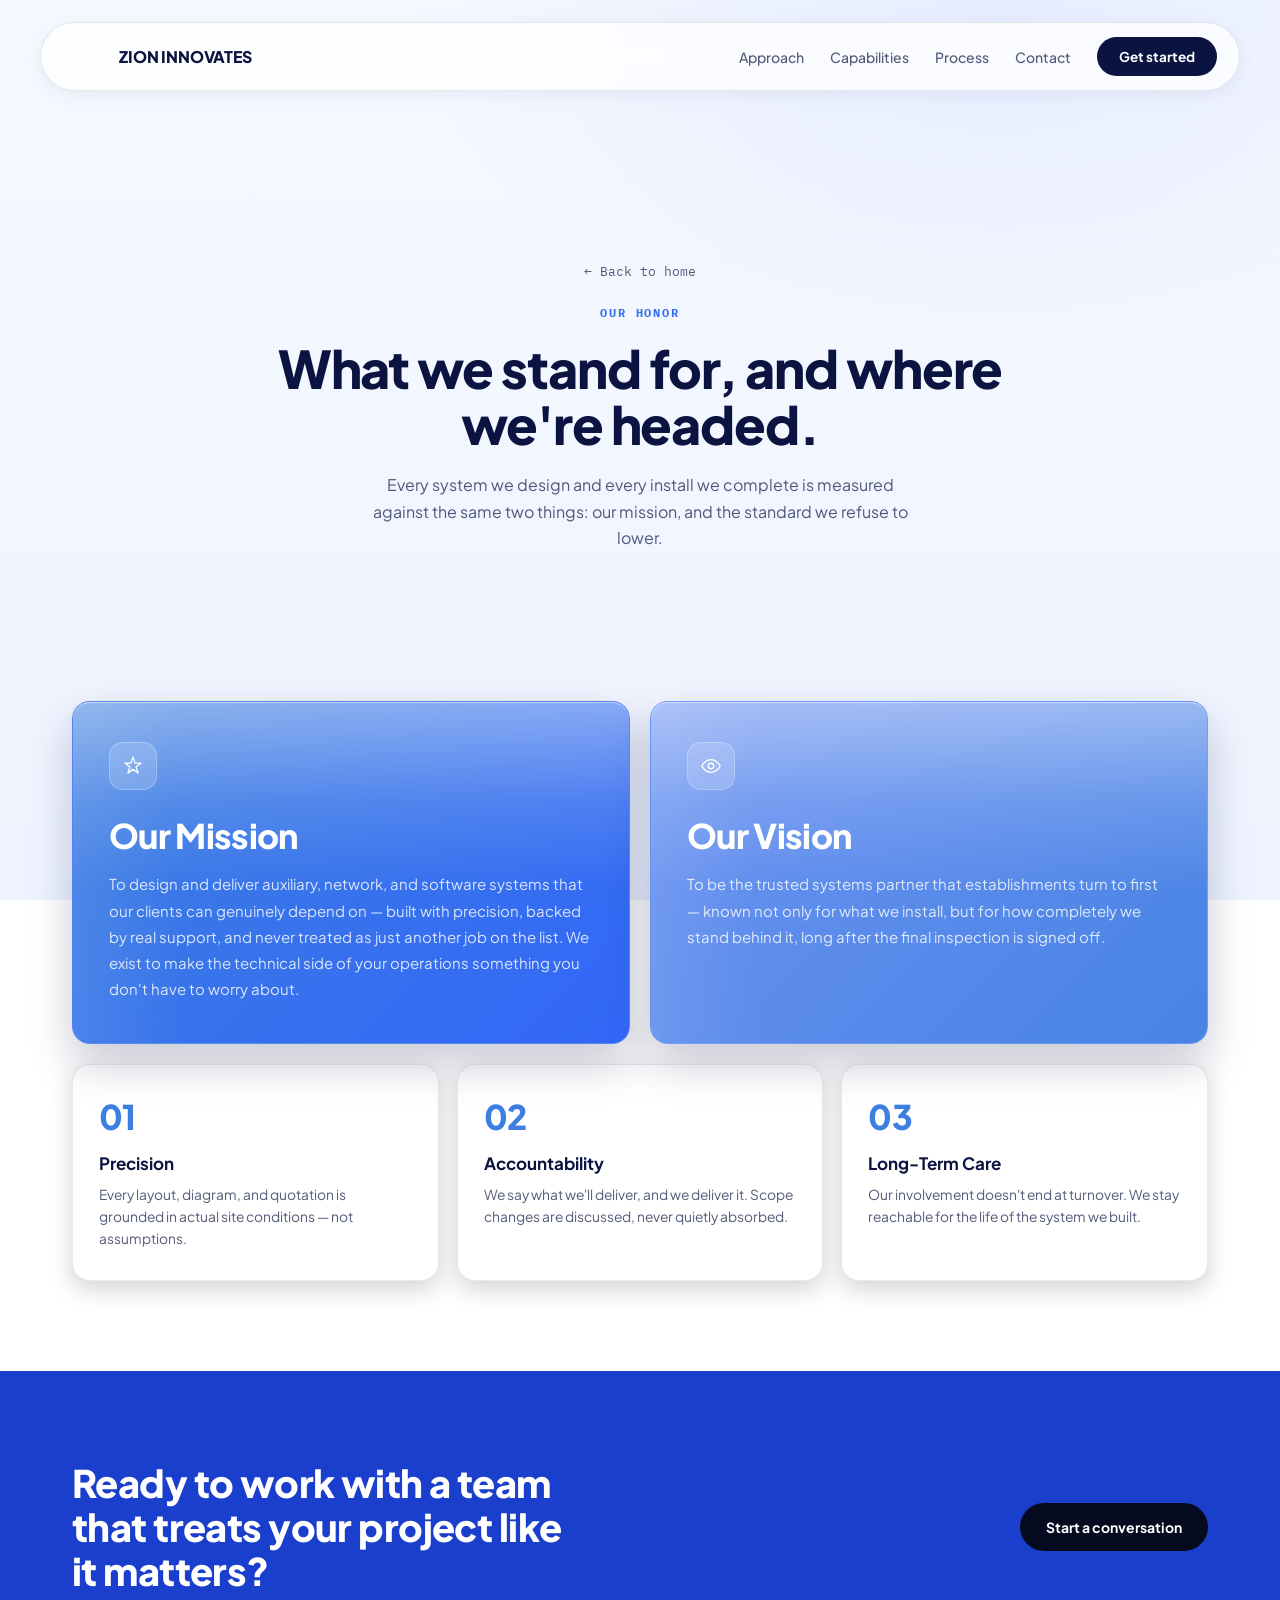
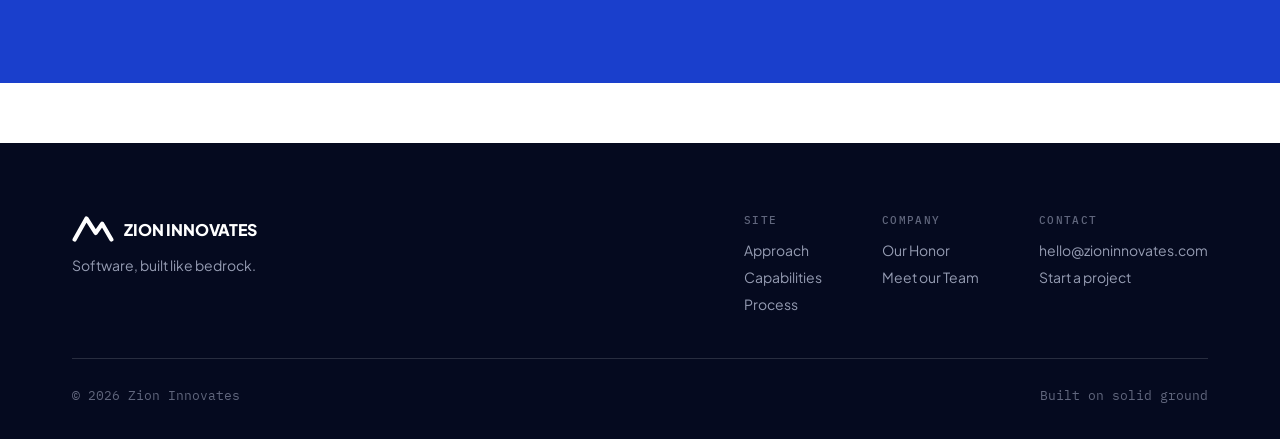
<file: our-honor.html>
<!DOCTYPE html>
<html lang="en">
<head>
<meta charset="UTF-8">
<meta name="viewport" content="width=device-width, initial-scale=1.0">
<title>Our Honor — Mission &amp; Vision | Zion Innovates</title>
<link rel="preconnect" href="https://fonts.googleapis.com">
<link rel="preconnect" href="https://fonts.gstatic.com" crossorigin>
<link href="https://fonts.googleapis.com/css2?family=Plus+Jakarta+Sans:wght@400;500;600;700;800&family=IBM+Plex+Mono:wght@400;500&display=swap" rel="stylesheet">
<link rel="stylesheet" href="styles.css?v=104">
</head>
<body>

<header>
  <nav>
    <a href="index.html" class="logo">
      <span class="logo-mark">
        <svg viewBox="0 0 16 16" fill="none"><path d="M1 12L5.5 4L9 9.5L11.5 6L15 12" stroke="#fff" stroke-width="1.6" stroke-linejoin="round" stroke-linecap="round"/></svg>
      </span>
      ZION INNOVATES
    </a>
    <div class="nav-links">
      <a href="index.html#approach" class="navlink">Approach</a>
      <a href="index.html#capabilities" class="navlink">Capabilities</a>
      <a href="index.html#process" class="navlink">Process</a>
      <a href="index.html#contact" class="navlink">Contact</a>
      <a href="index.html#contact" class="nav-cta">Get started</a>
    </div>
  </nav>
</header>

<main>

  <!-- PAGE HEADER -->
  <section class="page-header">
    <div class="wrap">
      <a href="index.html" class="back-link">← Back to home</a>
      <br>
      <span class="eyebrow hl">Our Honor</span>
      <h1>What we stand for, and where we're headed.</h1>
      <p>Every system we design and every install we complete is measured against the same two things: our mission, and the standard we refuse to lower.</p>
    </div>
  </section>

  <!-- MISSION / VISION -->
  <section>
    <div class="wrap">
      <div class="mv-grid">
        <div class="mv-card glass">
          <div class="mv-icon">
            <svg viewBox="0 0 24 24" fill="none"><path d="M12 2l2.2 6.8H21l-5.6 4.1 2.1 6.8L12 15.6l-5.5 4.1 2.1-6.8L3 8.8h6.8L12 2z" stroke="#fff" stroke-width="1.4" stroke-linejoin="round"/></svg>
          </div>
          <div class="mv-title">Our Mission</div>
          <p class="mv-copy">To design and deliver auxiliary, network, and software systems that our clients can genuinely depend on — built with precision, backed by real support, and never treated as just another job on the list. We exist to make the technical side of your operations something you don't have to worry about.</p>
        </div>
        <div class="mv-card glass">
          <div class="mv-icon">
            <svg viewBox="0 0 24 24" fill="none"><path d="M2 12s3.5-7 10-7 10 7 10 7-3.5 7-10 7-10-7-10-7z" stroke="#fff" stroke-width="1.4" stroke-linejoin="round"/><circle cx="12" cy="12" r="3" stroke="#fff" stroke-width="1.4"/></svg>
          </div>
          <div class="mv-title">Our Vision</div>
          <p class="mv-copy">To be the trusted systems partner that establishments turn to first — known not only for what we install, but for how completely we stand behind it, long after the final inspection is signed off.</p>
        </div>
      </div>

      <div class="values-grid">
        <div class="value-card glass">
          <span class="value-num">01</span>
          <div class="value-title">Precision</div>
          <p class="value-copy">Every layout, diagram, and quotation is grounded in actual site conditions — not assumptions.</p>
        </div>
        <div class="value-card glass">
          <span class="value-num">02</span>
          <div class="value-title">Accountability</div>
          <p class="value-copy">We say what we'll deliver, and we deliver it. Scope changes are discussed, never quietly absorbed.</p>
        </div>
        <div class="value-card glass">
          <span class="value-num">03</span>
          <div class="value-title">Long-Term Care</div>
          <p class="value-copy">Our involvement doesn't end at turnover. We stay reachable for the life of the system we built.</p>
        </div>
      </div>
    </div>
  </section>

  <!-- CTA -->
  <section class="cta" id="contact">
    <div class="wrap cta-inner">
      <h2>Ready to work with a team that treats your project like it matters?</h2>
      <a href="index.html#contact" class="btn-primary">Start a conversation</a>
    </div>
  </section>

</main>

<footer>
  <div class="wrap">
    <div class="footer-top">
      <div class="footer-brand">
        <a href="index.html" class="logo">
          <span class="logo-mark">
            <svg viewBox="0 0 16 16" fill="none"><path d="M1 12L5.5 4L9 9.5L11.5 6L15 12" stroke="#fff" stroke-width="1.6" stroke-linejoin="round" stroke-linecap="round"/></svg>
          </span>
          ZION INNOVATES
        </a>
        <p class="footer-tag">Software, built like bedrock.</p>
      </div>
      <div class="footer-cols">
        <div class="footer-col">
          <h4>Site</h4>
          <a href="index.html#approach">Approach</a>
          <a href="index.html#capabilities">Capabilities</a>
          <a href="index.html#process">Process</a>
        </div>
        <div class="footer-col">
          <h4>Company</h4>
          <a href="our-honor.html">Our Honor</a>
          <a href="our-team.html">Meet our Team</a>
        </div>
        <div class="footer-col">
          <h4>Contact</h4>
          <a href="mailto:hello@zioninnovates.com">hello@zioninnovates.com</a>
          <a href="index.html#contact">Start a project</a>
        </div>
      </div>
    </div>
    <div class="footer-bottom">
      <span>© 2026 Zion Innovates</span>
      <span>Built on solid ground</span>
    </div>
  </div>
</footer>

</body>
</html>
</file>
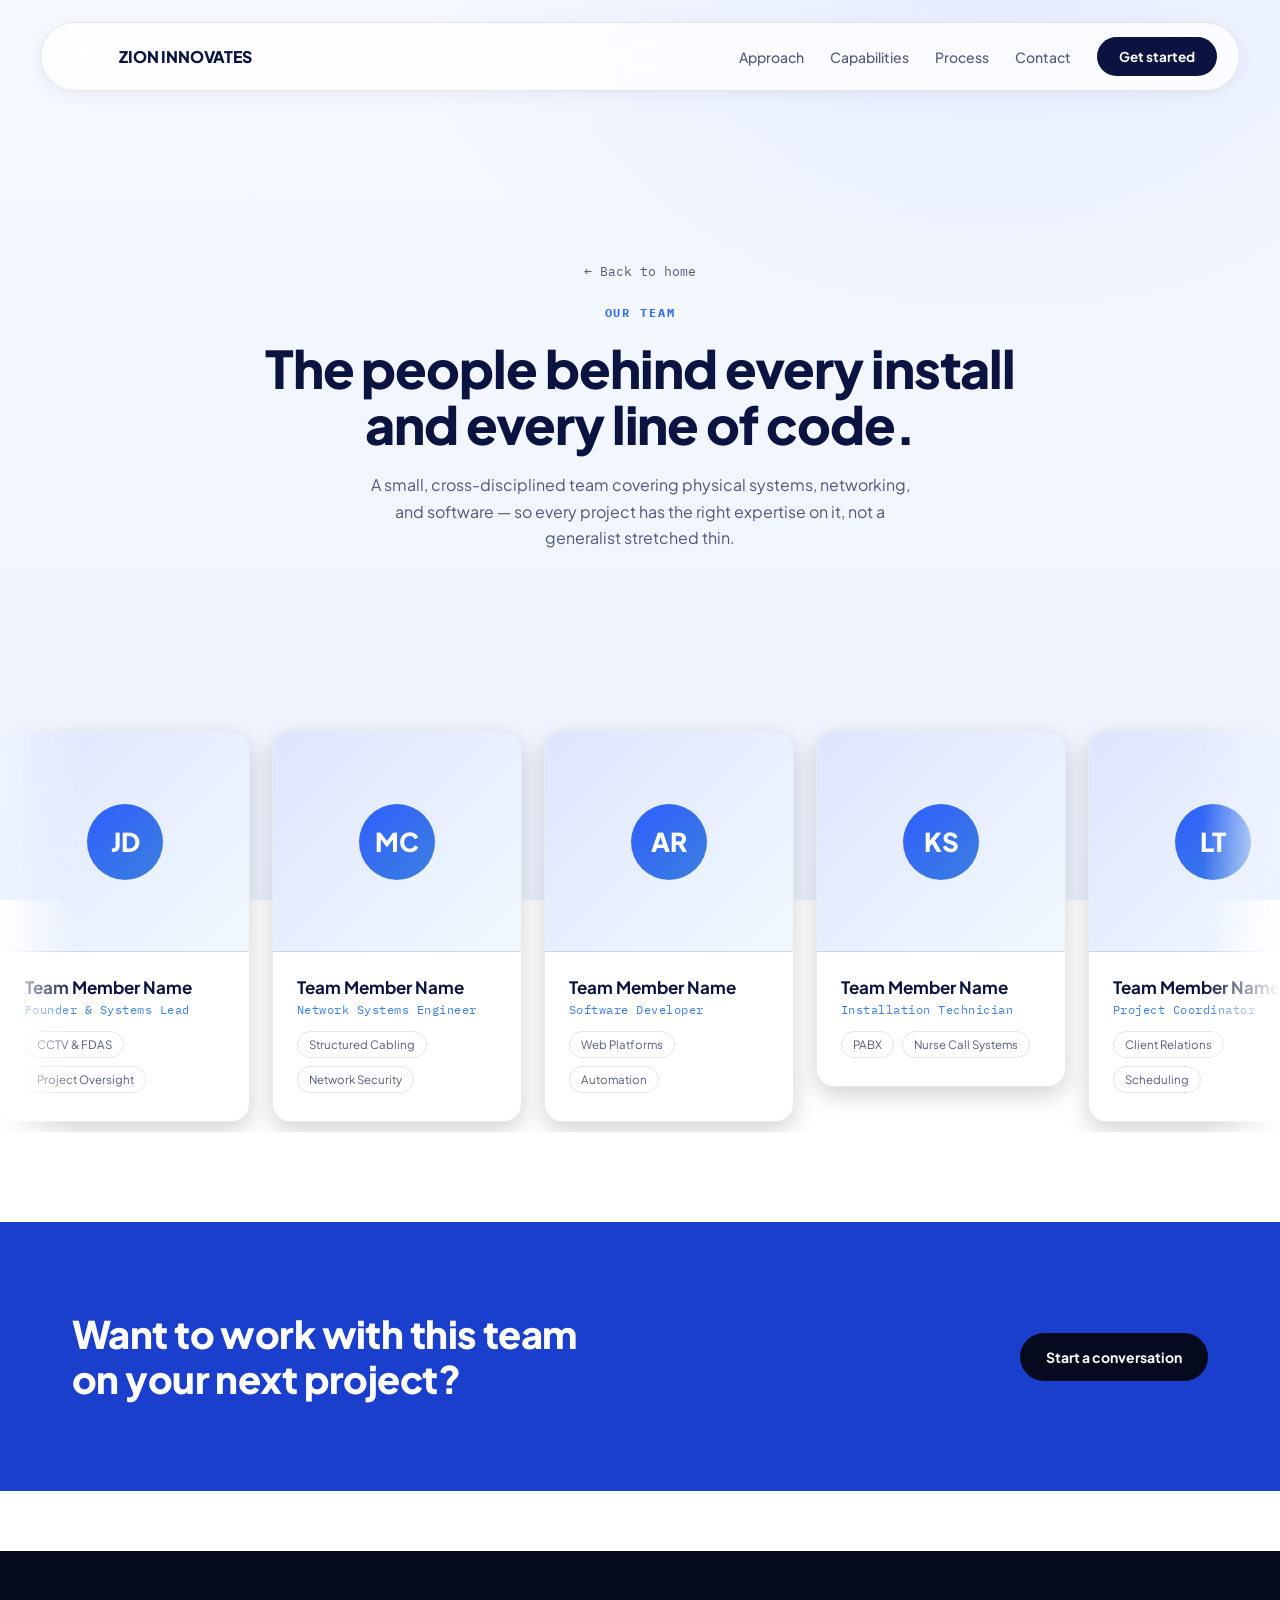
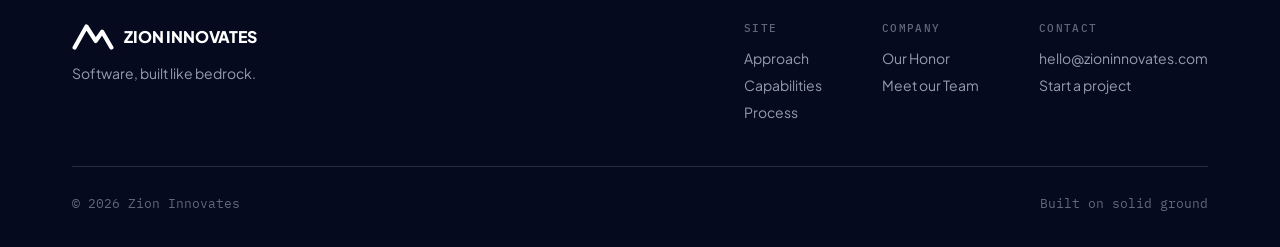
<file: our-team.html>
<!DOCTYPE html>
<html lang="en">
<head>
<meta charset="UTF-8">
<meta name="viewport" content="width=device-width, initial-scale=1.0">
<title>Meet our Team | Zion Innovates</title>
<link rel="preconnect" href="https://fonts.googleapis.com">
<link rel="preconnect" href="https://fonts.gstatic.com" crossorigin>
<link href="https://fonts.googleapis.com/css2?family=Plus+Jakarta+Sans:wght@400;500;600;700;800&family=IBM+Plex+Mono:wght@400;500&display=swap" rel="stylesheet">
<link rel="stylesheet" href="styles.css?v=104">
</head>
<body>

<header>
  <nav>
    <a href="index.html" class="logo">
      <span class="logo-mark">
        <svg viewBox="0 0 16 16" fill="none"><path d="M1 12L5.5 4L9 9.5L11.5 6L15 12" stroke="#fff" stroke-width="1.6" stroke-linejoin="round" stroke-linecap="round"/></svg>
      </span>
      ZION INNOVATES
    </a>
    <div class="nav-links">
      <a href="index.html#approach" class="navlink">Approach</a>
      <a href="index.html#capabilities" class="navlink">Capabilities</a>
      <a href="index.html#process" class="navlink">Process</a>
      <a href="index.html#contact" class="navlink">Contact</a>
      <a href="index.html#contact" class="nav-cta">Get started</a>
    </div>
  </nav>
</header>

<main>

  <!-- PAGE HEADER -->
  <section class="page-header">
    <div class="wrap">
      <a href="index.html" class="back-link">← Back to home</a>
      <br>
      <span class="eyebrow hl">Our Team</span>
      <h1>The people behind every install and every line of code.</h1>
      <p>A small, cross-disciplined team covering physical systems, networking, and software — so every project has the right expertise on it, not a generalist stretched thin.</p>
    </div>
  </section>

  <!-- TEAM CAROUSEL -->
  <section>
    <div class="team-marquee">
      <div class="team-track">

        <div class="team-float">
          <div class="team-card glass">
            <div class="team-photo"><div class="team-avatar">JD</div></div>
            <div class="team-info">
              <div class="team-name">Team Member Name</div>
              <span class="team-role">Founder &amp; Systems Lead</span>
              <div class="team-tags">
                <span class="team-tag">CCTV &amp; FDAS</span>
                <span class="team-tag">Project Oversight</span>
              </div>
            </div>
          </div>
        </div>

        <div class="team-float">
          <div class="team-card glass">
            <div class="team-photo"><div class="team-avatar">MC</div></div>
            <div class="team-info">
              <div class="team-name">Team Member Name</div>
              <span class="team-role">Network Systems Engineer</span>
              <div class="team-tags">
                <span class="team-tag">Structured Cabling</span>
                <span class="team-tag">Network Security</span>
              </div>
            </div>
          </div>
        </div>

        <div class="team-float">
          <div class="team-card glass">
            <div class="team-photo"><div class="team-avatar">AR</div></div>
            <div class="team-info">
              <div class="team-name">Team Member Name</div>
              <span class="team-role">Software Developer</span>
              <div class="team-tags">
                <span class="team-tag">Web Platforms</span>
                <span class="team-tag">Automation</span>
              </div>
            </div>
          </div>
        </div>

        <div class="team-float">
          <div class="team-card glass">
            <div class="team-photo"><div class="team-avatar">KS</div></div>
            <div class="team-info">
              <div class="team-name">Team Member Name</div>
              <span class="team-role">Installation Technician</span>
              <div class="team-tags">
                <span class="team-tag">PABX</span>
                <span class="team-tag">Nurse Call Systems</span>
              </div>
            </div>
          </div>
        </div>

        <div class="team-float">
          <div class="team-card glass">
            <div class="team-photo"><div class="team-avatar">LT</div></div>
            <div class="team-info">
              <div class="team-name">Team Member Name</div>
              <span class="team-role">Project Coordinator</span>
              <div class="team-tags">
                <span class="team-tag">Client Relations</span>
                <span class="team-tag">Scheduling</span>
              </div>
            </div>
          </div>
        </div>

        <div class="team-float">
          <div class="team-card glass">
            <div class="team-photo"><div class="team-avatar">RV</div></div>
            <div class="team-info">
              <div class="team-name">Team Member Name</div>
              <span class="team-role">Field Engineer</span>
              <div class="team-tags">
                <span class="team-tag">Public Address</span>
                <span class="team-tag">System Testing</span>
              </div>
            </div>
          </div>
        </div>

        <!-- duplicate set for seamless looping -->
        <div class="team-float" aria-hidden="true">
          <div class="team-card glass">
            <div class="team-photo"><div class="team-avatar">JD</div></div>
            <div class="team-info">
              <div class="team-name">Team Member Name</div>
              <span class="team-role">Founder &amp; Systems Lead</span>
              <div class="team-tags">
                <span class="team-tag">CCTV &amp; FDAS</span>
                <span class="team-tag">Project Oversight</span>
              </div>
            </div>
          </div>
        </div>

        <div class="team-float" aria-hidden="true">
          <div class="team-card glass">
            <div class="team-photo"><div class="team-avatar">MC</div></div>
            <div class="team-info">
              <div class="team-name">Team Member Name</div>
              <span class="team-role">Network Systems Engineer</span>
              <div class="team-tags">
                <span class="team-tag">Structured Cabling</span>
                <span class="team-tag">Network Security</span>
              </div>
            </div>
          </div>
        </div>

        <div class="team-float" aria-hidden="true">
          <div class="team-card glass">
            <div class="team-photo"><div class="team-avatar">AR</div></div>
            <div class="team-info">
              <div class="team-name">Team Member Name</div>
              <span class="team-role">Software Developer</span>
              <div class="team-tags">
                <span class="team-tag">Web Platforms</span>
                <span class="team-tag">Automation</span>
              </div>
            </div>
          </div>
        </div>

        <div class="team-float" aria-hidden="true">
          <div class="team-card glass">
            <div class="team-photo"><div class="team-avatar">KS</div></div>
            <div class="team-info">
              <div class="team-name">Team Member Name</div>
              <span class="team-role">Installation Technician</span>
              <div class="team-tags">
                <span class="team-tag">PABX</span>
                <span class="team-tag">Nurse Call Systems</span>
              </div>
            </div>
          </div>
        </div>

        <div class="team-float" aria-hidden="true">
          <div class="team-card glass">
            <div class="team-photo"><div class="team-avatar">LT</div></div>
            <div class="team-info">
              <div class="team-name">Team Member Name</div>
              <span class="team-role">Project Coordinator</span>
              <div class="team-tags">
                <span class="team-tag">Client Relations</span>
                <span class="team-tag">Scheduling</span>
              </div>
            </div>
          </div>
        </div>

        <div class="team-float" aria-hidden="true">
          <div class="team-card glass">
            <div class="team-photo"><div class="team-avatar">RV</div></div>
            <div class="team-info">
              <div class="team-name">Team Member Name</div>
              <span class="team-role">Field Engineer</span>
              <div class="team-tags">
                <span class="team-tag">Public Address</span>
                <span class="team-tag">System Testing</span>
              </div>
            </div>
          </div>
        </div>

      </div>
    </div>
  </section>

  <!-- CTA -->
  <section class="cta" id="contact">
    <div class="wrap cta-inner">
      <h2>Want to work with this team on your next project?</h2>
      <a href="index.html#contact" class="btn-primary">Start a conversation</a>
    </div>
  </section>

</main>

<footer>
  <div class="wrap">
    <div class="footer-top">
      <div class="footer-brand">
        <a href="index.html" class="logo">
          <span class="logo-mark">
            <svg viewBox="0 0 16 16" fill="none"><path d="M1 12L5.5 4L9 9.5L11.5 6L15 12" stroke="#fff" stroke-width="1.6" stroke-linejoin="round" stroke-linecap="round"/></svg>
          </span>
          ZION INNOVATES
        </a>
        <p class="footer-tag">Software, built like bedrock.</p>
      </div>
      <div class="footer-cols">
        <div class="footer-col">
          <h4>Site</h4>
          <a href="index.html#approach">Approach</a>
          <a href="index.html#capabilities">Capabilities</a>
          <a href="index.html#process">Process</a>
        </div>
        <div class="footer-col">
          <h4>Company</h4>
          <a href="our-honor.html">Our Honor</a>
          <a href="our-team.html">Meet our Team</a>
        </div>
        <div class="footer-col">
          <h4>Contact</h4>
          <a href="mailto:hello@zioninnovates.com">hello@zioninnovates.com</a>
          <a href="index.html#contact">Start a project</a>
        </div>
      </div>
    </div>
    <div class="footer-bottom">
      <span>© 2026 Zion Innovates</span>
      <span>Built on solid ground</span>
    </div>
  </div>
</footer>

<script>
(function(){
  var marquee = document.querySelector('.team-marquee');
  var track = document.querySelector('.team-track');
  if(!track) return;
  var originalCount = 6; // real cards before the duplicated set
  var index = 0;
  var timer = null;
  var prefersReducedMotion = window.matchMedia('(prefers-reduced-motion: reduce)').matches;

  function step(px, gap){
    return px + gap;
  }

  function swipe(){
    var cards = track.querySelectorAll('.team-float');
    if(!cards.length) return;
    var cardWidth = cards[0].getBoundingClientRect().width;
    var gap = parseFloat(getComputedStyle(track).gap) || 0;
    var increment = step(cardWidth, gap);

    index++;
    track.style.transition = 'transform 0.7s cubic-bezier(0.65, 0, 0.35, 1)';
    track.style.transform = 'translateX(-' + (increment * index) + 'px)';

    if(index >= originalCount){
      setTimeout(function(){
        track.style.transition = 'none';
        track.style.transform = 'translateX(0)';
        index = 0;
      }, 720);
    }
  }

  function start(){
    if(prefersReducedMotion || timer) return;
    timer = setInterval(swipe, 2800);
  }
  function stop(){
    clearInterval(timer);
    timer = null;
  }

  if(!prefersReducedMotion){
    start();
    marquee.addEventListener('mouseenter', stop);
    marquee.addEventListener('mouseleave', start);
    window.addEventListener('resize', function(){
      stop();
      track.style.transition = 'none';
      track.style.transform = 'translateX(0)';
      index = 0;
      start();
    });
  }
})();
</script>
</body>
</html>
</file>
<file: styles.css>
/* ============================================================
   ZION INNOVATES — shared stylesheet
   Rewritten to match reference background: deep navy corners,
   one bright saturated blue glow, silver/ice highlights, no violet.
   ============================================================ */

:root{
  --void:#050A1F;
  --navy1:#0A1440;
  --navy2:#122A6E;
  --navy3:#173585;
  --blue:#2F5FFF;
  --blue-deep:#1A3FCC;
  --sky:#3D7FE0;
  --ice:rgba(243,247,255,0.92);
  --white:#FFFFFF;
  --ink:#0B1440;
  --ink-soft:rgba(11,20,64,0.70);
  --ink-dim:rgba(11,20,64,0.46);
  --muted:var(--ink-soft);
  --muted-dim:var(--ink-dim);
  --glass-bg:rgba(11,20,64,0.03);
  --glass-bg-hover:rgba(11,20,64,0.05);
  --glass-br:rgba(11,20,64,0.10);
  --card-bg:#FFFFFF;
  --card-bg-hover:#F7F9FF;
  --card-br:rgba(11,20,64,0.09);
  --card-br-hover:rgba(11,20,64,0.18);
  --display:'Plus Jakarta Sans', sans-serif;
  --mono:'IBM Plex Mono', monospace;
  /* kept for backward compatibility with earlier violet-based rules */
  --violet:#2F5FFF;
  --deep:#050A1F;
}

*{margin:0; padding:0; box-sizing:border-box;}
html{scroll-behavior:smooth;}
body{
  font-family:var(--display);
  color:var(--ink);
  background:
    radial-gradient(1000px 600px at 78% 0%, rgba(47,95,255,0.08), transparent 60%),
    linear-gradient(180deg, #F6F9FF 0%, #EEF3FF 100%);
  background-attachment:fixed;
  -webkit-font-smoothing:antialiased;
  overflow-x:hidden;
  position:relative;
}

.bg-layer{
  position:fixed;
  inset:0;
  z-index:-1;
  overflow:hidden;
  pointer-events:none;
  will-change:transform;
  transform:translateZ(0);
  -webkit-transform:translateZ(0);
  backface-visibility:hidden;
  -webkit-backface-visibility:hidden;
  background-image:
    linear-gradient(rgba(47,95,255,0.05) 1px, transparent 1px),
    linear-gradient(90deg, rgba(47,95,255,0.05) 1px, transparent 1px);
  background-size:64px 64px;
  -webkit-mask-image:linear-gradient(180deg, rgba(0,0,0,0.9) 0%, rgba(0,0,0,0.5) 40%, rgba(0,0,0,0.2) 75%, transparent 100%);
  mask-image:linear-gradient(180deg, rgba(0,0,0,0.9) 0%, rgba(0,0,0,0.5) 40%, rgba(0,0,0,0.2) 75%, transparent 100%);
}
.bg-node{
  position:absolute;
  width:5px; height:5px; border-radius:50%;
  background:var(--blue);
  box-shadow:0 0 0 5px rgba(47,95,255,0.12), 0 0 14px rgba(47,95,255,0.5);
  animation:nodePulse 4.5s ease-in-out infinite;
}
.bg-node-1{top:14%; left:18%; animation-delay:0s;}
.bg-node-2{top:8%; left:64%; animation-delay:1.1s;}
.bg-node-3{top:38%; left:82%; animation-delay:2.2s;}
.bg-node-4{top:52%; left:10%; animation-delay:0.6s;}
.bg-node-5{top:72%; left:46%; animation-delay:1.8s;}
.bg-node-6{top:88%; left:74%; animation-delay:3s;}
@keyframes nodePulse{
  0%,100%{opacity:0.35; transform:scale(1);}
  50%{opacity:1; transform:scale(1.6);}
}
.bg-circuit{position:absolute; inset:0; opacity:0.5;}
.bg-circuit path{
  fill:none; stroke:var(--blue); stroke-width:1; stroke-dasharray:6 10; opacity:0.18;
  animation:circuitFlow 40s linear infinite;
}
@keyframes circuitFlow{
  to{stroke-dashoffset:-320;}
}

.bg-sky{
  position:fixed;
  inset:0;
  z-index:-1;
  overflow:hidden;
  pointer-events:none;
}
.bg-sun{
  position:absolute;
  top:8%; right:10%;
  width:140px; height:140px;
  border-radius:50%;
  background:radial-gradient(circle, rgba(255,255,255,0.9) 0%, rgba(200,225,255,0.55) 35%, rgba(143,199,255,0.18) 65%, transparent 75%);
  box-shadow:0 0 80px 40px rgba(143,199,255,0.25), 0 0 140px 80px rgba(200,225,255,0.12);
  animation:sunPulse 6s ease-in-out infinite;
}
@keyframes sunPulse{
  0%,100%{transform:scale(1); opacity:0.85;}
  50%{transform:scale(1.08); opacity:1;}
}
.bg-kite{
  position:absolute;
  bottom:36vh; left:10%;
  width:100px; height:auto;
  transform-origin:50% 8%;
  animation:kiteFloat 9s ease-in-out infinite;
}
@keyframes kiteFloat{
  0%{transform:translate(0, 0) rotate(-5deg);}
  20%{transform:translate(22px, -18px) rotate(4deg);}
  40%{transform:translate(-14px, -30px) rotate(-4deg);}
  60%{transform:translate(-28px, -10px) rotate(3deg);}
  80%{transform:translate(10px, -24px) rotate(-3deg);}
  100%{transform:translate(0, 0) rotate(-5deg);}
}
.bg-cloud{
  position:absolute;
  width:120px; height:44px;
  background:rgba(255,255,255,0.8);
  border-radius:100px;
  filter:blur(1px);
}
.bg-cloud::before, .bg-cloud::after{
  content:'';
  position:absolute;
  background:rgba(255,255,255,0.8);
  border-radius:50%;
}
.bg-cloud::before{width:60px; height:60px; top:-28px; left:14px;}
.bg-cloud::after{width:48px; height:48px; top:-18px; right:16px;}
.bg-cloud-1{top:14%; width:210px; height:72px; opacity:0.92; animation:cloudDrift1 48s linear infinite;}
.bg-cloud-1::before{width:96px; height:96px; top:-44px; left:22px;}
.bg-cloud-1::after{width:78px; height:78px; top:-30px; right:26px;}
.bg-cloud-2{top:24%; width:150px; height:54px; opacity:0.8; animation:cloudDrift2 62s linear infinite; animation-delay:-15s;}
.bg-cloud-2::before{width:68px; height:68px; top:-32px; left:16px;}
.bg-cloud-2::after{width:56px; height:56px; top:-20px; right:18px;}
.bg-cloud-3{top:10%; width:250px; height:82px; opacity:0.85; animation:cloudDrift3 70s linear infinite; animation-delay:-40s;}
.bg-cloud-3::before{width:112px; height:112px; top:-50px; left:26px;}
.bg-cloud-3::after{width:92px; height:92px; top:-34px; right:30px;}
.bg-cloud-4{top:32%; width:165px; height:60px; opacity:0.78; animation:cloudDrift1 55s linear infinite; animation-delay:-28s;}
.bg-cloud-4::before{width:74px; height:74px; top:-34px; left:18px;}
.bg-cloud-4::after{width:60px; height:60px; top:-22px; right:20px;}
@keyframes cloudDrift1{
  0%{transform:translateX(-20vw);}
  100%{transform:translateX(120vw);}
}
@keyframes cloudDrift2{
  0%{transform:translateX(-15vw);}
  100%{transform:translateX(115vw);}
}
@keyframes cloudDrift3{
  0%{transform:translateX(-25vw);}
  100%{transform:translateX(125vw);}
}

.bg-mountains{
  position:fixed;
  left:0; right:0; bottom:0;
  z-index:-1;
  height:52vh;
  height:52dvh;
  min-height:280px;
  overflow:hidden;
  pointer-events:none;
  transform:translateZ(0);
  -webkit-transform:translateZ(0);
  will-change:transform;
  backface-visibility:hidden;
  -webkit-backface-visibility:hidden;
}
.bg-mtn{
  position:absolute;
  bottom:0; left:0;
  width:130%;
  height:100%;
}
.bg-mtn path{fill-rule:evenodd;}
.bg-mtn-back{
  opacity:0.32;
  animation:mtnDriftBack 46s ease-in-out infinite;
}
.bg-mtn-back path{fill:var(--sky);}
.bg-mtn-mid{
  opacity:0.26;
  animation:mtnDriftMid 36s ease-in-out infinite;
}
.bg-mtn-mid path{fill:var(--blue);}
.bg-mtn-front{
  opacity:0.22;
  animation:mtnDriftFront 28s ease-in-out infinite;
}
.bg-mtn-front path{fill:var(--navy3);}
@keyframes mtnDriftBack{
  0%,100%{transform:translateX(0);}
  50%{transform:translateX(-9%);}
}
@keyframes mtnDriftMid{
  0%,100%{transform:translateX(-3%);}
  50%{transform:translateX(-14%);}
}
@keyframes mtnDriftFront{
  0%,100%{transform:translateX(-2%);}
  50%{transform:translateX(-12%);}
}

.bg-trees{
  position:fixed;
  left:0; right:0; bottom:0;
  z-index:-1;
  height:14vh;
  height:14dvh;
  min-height:70px;
  overflow:hidden;
  pointer-events:none;
}
.bg-tree{
  position:absolute;
  bottom:0;
  width:34px; height:auto;
  color:var(--navy3);
  opacity:0.4;
  transform-origin:bottom center;
  animation:treeSway 5s ease-in-out infinite;
}
.bg-tree-1{left:6%; width:30px; opacity:0.32; animation-duration:5.4s;}
.bg-tree-2{left:16%; width:44px; opacity:0.42; animation-duration:4.6s; animation-delay:-1.2s;}
.bg-tree-3{left:58%; width:36px; opacity:0.36; animation-duration:5.8s; animation-delay:-2.5s;}
.bg-tree-4{left:78%; width:48px; opacity:0.44; animation-duration:5s; animation-delay:-0.8s;}
.bg-tree-5{left:90%; width:28px; opacity:0.3; animation-duration:4.8s; animation-delay:-3s;}
@keyframes treeSway{
  0%,100%{transform:rotate(-1.5deg);}
  50%{transform:rotate(1.5deg);}
}

.bg-bird{
  position:absolute;
  width:40px; height:20px;
  color:var(--navy3);
  opacity:0.5;
}
.bg-bird path{
  transform-box:fill-box;
  transform-origin:center;
  animation:birdFlap 1.1s ease-in-out infinite;
}
.bg-bird-1{top:16%; animation:birdFly1 34s linear infinite;}
.bg-bird-2{top:22%; width:32px; height:16px; opacity:0.42; animation:birdFly2 42s linear infinite; animation-delay:-10s;}
.bg-bird-2 path{animation-duration:0.9s; animation-delay:-0.3s;}
.bg-bird-3{top:11%; width:36px; height:18px; opacity:0.46; animation:birdFly1 38s linear infinite; animation-delay:-22s;}
.bg-bird-3 path{animation-duration:1s; animation-delay:-0.6s;}
.bg-bird-4{top:28%; width:34px; height:17px; opacity:0.4; animation:birdFly2 36s linear infinite; animation-delay:-4s;}
.bg-bird-4 path{animation-duration:1.05s; animation-delay:-0.1s;}
.bg-bird-5{top:8%; width:30px; height:15px; opacity:0.38; animation:birdFly1 46s linear infinite; animation-delay:-30s;}
.bg-bird-5 path{animation-duration:0.85s; animation-delay:-0.45s;}
.bg-bird-6{top:19%; width:44px; height:22px; opacity:0.48; animation:birdFly2 40s linear infinite; animation-delay:-17s;}
.bg-bird-6 path{animation-duration:1.15s; animation-delay:-0.75s;}
@keyframes birdFly1{
  0%{transform:translateX(-10vw) translateY(0);}
  50%{transform:translateX(55vw) translateY(-18px);}
  100%{transform:translateX(115vw) translateY(0);}
}
@keyframes birdFly2{
  0%{transform:translateX(-10vw) translateY(0);}
  50%{transform:translateX(55vw) translateY(14px);}
  100%{transform:translateX(115vw) translateY(0);}
}
@keyframes birdFlap{
  0%,100%{transform:scaleY(1);}
  50%{transform:scaleY(0.55);}
}

.bg-blob{
  position:absolute;
  border-radius:50%;
  filter:blur(90px);
}
.bg-blob-1{
  width:560px; height:560px; top:-140px; right:-100px;
  background:radial-gradient(circle, rgba(47,95,255,0.16), transparent 70%);
  animation:blobFloat1 24s ease-in-out infinite;
}
.bg-blob-2{
  width:480px; height:480px; top:55vh; left:-140px;
  background:radial-gradient(circle, rgba(61,127,224,0.14), transparent 70%);
  animation:blobFloat2 30s ease-in-out infinite;
}
.bg-blob-3{
  width:420px; height:420px; top:110vh; right:-80px;
  background:radial-gradient(circle, rgba(143,199,255,0.18), transparent 70%);
  animation:blobFloat3 26s ease-in-out infinite;
}
@keyframes blobFloat1{
  0%,100%{transform:translate(0,0);}
  50%{transform:translate(-50px,60px);}
}
@keyframes blobFloat2{
  0%,100%{transform:translate(0,0);}
  50%{transform:translate(60px,-40px);}
}
@keyframes blobFloat3{
  0%,100%{transform:translate(0,0);}
  50%{transform:translate(-40px,-50px);}
}

@media (prefers-reduced-motion: reduce){
  *{animation-duration:0.01ms !important; animation-delay:0s !important; animation-iteration-count:1 !important; scroll-behavior:auto !important;}
}

a{color:inherit; text-decoration:none;}
img{max-width:100%; display:block;}
.wrap{max-width:1200px; margin:0 auto; padding:0 32px;}

.eyebrow{
  font-family:var(--mono);
  font-size:11.5px;
  letter-spacing:0.16em;
  text-transform:uppercase;
  color:var(--sky);
  display:flex; align-items:center; gap:8px;
}
.eyebrow-lg{
  font-size:16px;
  font-weight:700;
  letter-spacing:0.1em;
}
.hero-eyebrow{
  font-family:var(--display);
  font-size:18px;
  font-weight:700;
  letter-spacing:0.03em;
}
.hl{
  background:linear-gradient(90deg, var(--sky), var(--blue));
  -webkit-background-clip:text;
  background-clip:text;
  color:transparent;
  font-weight:800;
}

/* ---------- glass card base ---------- */
.glass{
  background:var(--card-bg);
  border:1px solid var(--card-br);
  border-radius:18px;
  box-shadow:0 8px 24px rgba(0,0,0,0.18);
  transition:background 0.2s ease, transform 0.2s ease, border-color 0.2s ease, box-shadow 0.2s ease;
}
.glass:hover{background:var(--card-bg-hover); transform:translateY(-2px); border-color:var(--card-br-hover); box-shadow:0 14px 32px rgba(0,0,0,0.22);}

/* ---------- nav ---------- */
header{position:sticky; top:0; z-index:100; padding:22px 0 0; width:100%; display:flex; flex-direction:column; align-items:center;}
nav{
  width:100%; max-width:1200px; margin:0 auto; padding:14px 22px 14px 26px;
  display:flex; align-items:center; justify-content:space-between;
  background:rgba(255,255,255,0.75);
  border:1px solid var(--glass-br);
  border-radius:999px;
  backdrop-filter:blur(18px);
  box-shadow:0 4px 20px rgba(11,20,64,0.06);
  margin-left:32px; margin-right:32px;
}
.logo{
  font-family:var(--display); font-weight:800; font-size:16px;
  letter-spacing:-0.01em;
  display:flex; align-items:center; gap:10px;
  color:var(--ink);
}
.logo-mark{
  width:42px; height:32px; flex-shrink:0;
  display:flex; align-items:center; justify-content:center;
}
.logo-mark img{width:100%; height:100%; object-fit:contain;}
.nav-links{display:flex; gap:26px; align-items:center;}
.nav-links a.navlink{font-size:14px; color:var(--muted); font-weight:500; transition:color 0.2s ease;}
.nav-links a.navlink:hover{color:var(--ink);}
.nav-cta{
  font-size:13.5px; font-weight:700;
  background:var(--ink); color:var(--white);
  padding:11px 22px; border-radius:999px;
  transition:transform 0.2s ease, box-shadow 0.2s ease;
  white-space:nowrap;
}
.nav-cta:hover{transform:translateY(-1px); box-shadow:0 8px 24px rgba(11,20,64,0.22);}

.nav-toggle{
  display:none;
  width:38px; height:38px;
  background:none; border:none; cursor:pointer;
  flex-direction:column; align-items:center; justify-content:center; gap:5px;
  padding:0;
}
.nav-toggle span{
  display:block; width:20px; height:2px; background:var(--ink);
  border-radius:2px; transition:transform 0.3s ease, opacity 0.3s ease;
}
.nav-toggle[aria-expanded="true"] span:nth-child(1){transform:translateY(7px) rotate(45deg);}
.nav-toggle[aria-expanded="true"] span:nth-child(2){opacity:0;}
.nav-toggle[aria-expanded="true"] span:nth-child(3){transform:translateY(-7px) rotate(-45deg);}

.mobile-menu{
  display:none;
  flex-direction:column;
  max-width:1200px; margin:10px 32px 0;
  background:rgba(255,255,255,0.92);
  border:1px solid var(--glass-br);
  border-radius:20px;
  backdrop-filter:blur(18px);
  box-shadow:0 12px 32px rgba(11,20,64,0.12);
  overflow:hidden;
  max-height:0;
  transition:max-height 0.3s ease;
}
.mobile-menu.is-open{max-height:520px;}
.mobile-navlink{
  display:block;
  padding:16px 22px;
  font-size:15px; font-weight:600; color:var(--ink);
  border-bottom:1px solid var(--glass-br);
}
.mobile-navlink:last-child{border-bottom:none;}
.mobile-navlink-cta{color:var(--blue-deep);}

/* ---------- buttons ---------- */
.btn-primary{
  font-size:14px; font-weight:700;
  background:var(--ink); color:var(--white);
  padding:15px 26px; border-radius:999px;
  transition:transform 0.2s ease, box-shadow 0.2s ease;
  display:inline-block;
}
.btn-primary:hover{transform:translateY(-1px); box-shadow:0 10px 28px rgba(11,20,64,0.22);}
.btn-ghost{
  font-size:14px; font-weight:600;
  padding:15px 26px; border-radius:999px;
  border:1px solid var(--glass-br);
  color:var(--ink);
  transition:all 0.2s ease;
  display:inline-block;
}
.btn-ghost:hover{background:var(--glass-bg); border-color:rgba(255,255,255,0.3);}

/* ---------- hero ---------- */
.hero{position:relative; padding:88px 0 60px; overflow:visible;}
.hero-grid{display:grid; grid-template-columns:1fr 1fr; gap:40px; align-items:center;}
.hero-inner .eyebrow{margin-bottom:22px; display:block;}
/* ---------- hero intro animation ---------- */
@keyframes heroFadeUp{
  from{opacity:0; transform:translateY(20px);}
  to{opacity:1; transform:translateY(0);}
}
@keyframes heroArtIn{
  from{opacity:0; transform:translateY(14px) scale(0.96);}
  to{opacity:1; transform:translateY(0) scale(1);}
}
.hero-inner .eyebrow{
  animation:heroFadeUp 0.7s cubic-bezier(0.22, 1, 0.36, 1) both;
  animation-delay:0.05s;
}
h1.hero-title span:nth-of-type(1){
  animation:heroFadeUp 0.7s cubic-bezier(0.22, 1, 0.36, 1) both;
  animation-delay:0.15s;
}
h1.hero-title span:nth-of-type(2){
  animation:heroFadeUp 0.7s cubic-bezier(0.22, 1, 0.36, 1) both;
  animation-delay:0.26s;
}
.hero-sub{
  animation:heroFadeUp 0.7s cubic-bezier(0.22, 1, 0.36, 1) both;
  animation-delay:0.38s;
}
.hero-actions{
  animation:heroFadeUp 0.7s cubic-bezier(0.22, 1, 0.36, 1) both;
  animation-delay:0.5s;
}
.hero-art{
  animation:heroArtIn 0.9s cubic-bezier(0.22, 1, 0.36, 1) both;
  animation-delay:0.3s;
}

h1.hero-title{
  font-family:var(--display); font-weight:800;
  font-size:clamp(42px, 5.4vw, 66px);
  line-height:1.04; letter-spacing:-0.02em; margin-bottom:24px;
}
h1.hero-title span{display:block; white-space:nowrap;}
h1.hero-title .fade{color:var(--muted); font-weight:700;}
.hero-sub{font-size:16.5px; line-height:1.65; color:var(--muted); max-width:460px; margin-bottom:36px;}
.hero-actions{display:flex; gap:14px; flex-wrap:wrap; align-items:center;}

.hero-art{position:relative; height:480px;}
.art-glow{
  position:absolute; inset:0;
  background:radial-gradient(220px 220px at 50% 55%, rgba(47,95,255,0.32), transparent 70%);
  filter:blur(6px);
}
.hero-art svg{position:relative; width:100%; height:100%;}
.cloud{
  position:absolute; border-radius:50%;
  background:linear-gradient(135deg, rgba(255,255,255,0.55), rgba(143,199,255,0.15));
  filter:blur(1px);
  box-shadow:0 8px 24px rgba(0,0,0,0.25), inset 0 0 20px rgba(255,255,255,0.2);
  animation:float 7s ease-in-out infinite;
}
.cloud.c1{width:56px; height:56px; top:6%; right:8%; animation-delay:0s;}
.cloud.c2{width:34px; height:34px; top:20%; left:2%; animation-delay:1.4s;}
.cloud.c3{width:26px; height:26px; bottom:22%; right:2%; animation-delay:2.6s;}
@keyframes float{0%,100%{transform:translateY(0px);} 50%{transform:translateY(-14px);}}
.tower-group{animation:hover-drift 7s ease-in-out infinite; transform-origin:center;}
@keyframes hover-drift{0%,100%{transform:translateY(0px);} 50%{transform:translateY(-8px);}}

/* ---------- tag pills + stack strip ---------- */
.tagrow{display:flex; justify-content:center; flex-wrap:wrap; gap:12px; padding:16px 0 90px;}
.tagpill{
  font-family:var(--mono); font-size:12px; color:var(--muted);
  padding:9px 18px; border-radius:999px;
  border:1px solid var(--glass-br); background:var(--glass-bg);
  letter-spacing:0.02em;
}
.stack-strip{border-top:1px solid var(--glass-br); padding-top:34px; text-align:center;}
.stack-label{font-family:var(--mono); font-size:11px; letter-spacing:0.14em; text-transform:uppercase; color:var(--muted-dim); display:block; margin-bottom:20px;}
.stack-row{display:flex; justify-content:center; flex-wrap:wrap; gap:28px 40px;}
.stack-item{font-family:var(--display); font-weight:700; font-size:15px; color:var(--muted); letter-spacing:-0.01em; transition:color 0.2s ease;}
.stack-item:hover{color:var(--ink);}

/* ---------- section shared ---------- */
section{padding:90px 0; position:relative;}

.reveal{
  opacity:0;
  transform:translateY(32px);
  transition:opacity 0.8s cubic-bezier(0.22, 1, 0.36, 1), transform 0.8s cubic-bezier(0.22, 1, 0.36, 1);
}
.reveal.is-visible{
  opacity:1;
  transform:translateY(0);
}
.section-head{max-width:600px; margin-bottom:44px;}
.section-head.center{margin-left:auto; margin-right:auto; text-align:center;}
.section-head .eyebrow{margin-bottom:14px; display:block;}
h2{
  font-family:var(--display); font-weight:800;
  font-size:clamp(26px, 3.2vw, 38px);
  letter-spacing:-0.015em; line-height:1.16;
}
.section-head p{margin-top:14px; color:var(--muted); font-size:15.5px; line-height:1.6;}

/* ---------- quick stats ---------- */
#quick-stats{padding:20px 0 40px;}
.quick-stats-row{
  display:grid; grid-template-columns:repeat(4, 1fr);
  gap:20px; max-width:900px; margin:0 auto;
  border-top:1px solid var(--card-br); border-bottom:1px solid var(--card-br);
  padding:36px 0;
}
.quick-stat{text-align:center;}
.quick-stat .stat-num{
  display:block; font-family:var(--display); font-weight:800;
  font-size:clamp(30px, 4vw, 42px); color:var(--blue-deep); letter-spacing:-0.01em;
}
.quick-stat-label{
  font-size:12.5px; color:var(--muted); margin-top:6px; display:block;
}

/* ---------- familiar / pain points ---------- */
.familiar-wrap{display:flex; flex-wrap:wrap; justify-content:center; gap:20px;}
.familiar-card{
  width:320px; padding:38px 30px; text-align:center;
  border-radius:18px;
  background:rgba(194,207,252,0.42);
  backdrop-filter:blur(18px) saturate(180%);
  -webkit-backdrop-filter:blur(18px) saturate(180%);
  border:1.5px solid rgba(94,140,255,0.45);
  box-shadow:0 20px 44px rgba(11,20,64,0.14), inset 0 1px 0 rgba(255,255,255,0.5);
  position:relative;
  overflow:hidden;
  transition:transform 0.3s ease, box-shadow 0.3s ease, border-color 0.3s ease;
}
.familiar-card::before{
  content:'\201C';
  position:absolute; top:-10px; left:16px;
  font-family:var(--display); font-size:110px; font-weight:800;
  color:rgba(47,95,255,0.16);
  line-height:1; pointer-events:none;
  z-index:0;
}
.familiar-card::after{
  content:'';
  position:absolute; inset:0;
  background:linear-gradient(135deg, rgba(255,255,255,0.45) 0%, rgba(255,255,255,0.12) 22%, transparent 45%);
  pointer-events:none;
  z-index:0;
}
.familiar-card:hover{
  transform:translateY(-4px);
  box-shadow:0 28px 60px rgba(5,10,31,0.45), 0 0 0 1px rgba(94,150,255,0.3), inset 0 1px 0 rgba(255,255,255,0.06);
  border-color:rgba(94,150,255,0.4);
}
.familiar-icon{
  width:48px; height:48px; border-radius:14px; margin:0 auto 20px;
  background:linear-gradient(135deg, var(--blue), var(--sky));
  box-shadow:0 0 0 6px rgba(47,95,255,0.12), 0 10px 22px rgba(47,95,255,0.35);
  display:flex; align-items:center; justify-content:center;
  position:relative; z-index:1;
}
.familiar-icon svg{width:21px; height:21px;}
.familiar-quote{
  font-family:var(--display); font-weight:800; font-style:italic; font-size:16.5px; line-height:1.42;
  margin-bottom:14px; color:var(--ink);
  position:relative; z-index:1;
}
.familiar-copy{color:var(--ink-soft); font-size:13.6px; line-height:1.62; position:relative; z-index:1;}

/* ---------- capabilities ---------- */
.cap-grid{display:grid; grid-template-columns:repeat(4, 1fr); gap:18px;}
.cap-grid-2{grid-template-columns:repeat(2, 1fr);}
.cap-grid-3{grid-template-columns:repeat(3, 1fr);}
.cap-card{padding:26px 22px; display:flex; flex-direction:column; gap:20px; min-height:210px;}
.cap-card-lg{padding:36px 32px; min-height:280px; justify-content:flex-start;}
.cap-top{display:flex; justify-content:space-between; align-items:flex-start;}
.cap-icon{
  width:42px; height:42px; border-radius:12px;
  background:linear-gradient(135deg, var(--blue), var(--sky));
  display:flex; align-items:center; justify-content:center;
}
.cap-icon svg{width:20px; height:20px;}
.cap-arrow{
  width:28px; height:28px; border-radius:50%;
  border:1px solid var(--glass-br);
  display:flex; align-items:center; justify-content:center;
  color:var(--muted); font-size:13px;
  transition:background 0.2s ease, color 0.2s ease, border-color 0.2s ease;
}
.cap-arrow:hover{background:var(--glass-bg-hover); color:var(--ink); border-color:rgba(11,20,64,0.24);}
.cap-title{font-family:var(--display); font-weight:700; font-size:16.5px;}
.cap-copy{color:var(--muted); font-size:13.8px; line-height:1.55;}

/* ---------- services (expandable list) ---------- */
.services-list{
  max-width:880px; margin:0 auto;
  display:flex; flex-direction:column; gap:16px;
}
.service-row{
  position:relative;
  background:var(--card-bg);
  border:1px solid var(--card-br);
  border-left:4px solid transparent;
  border-radius:18px;
  overflow:hidden;
  box-shadow:0 6px 20px rgba(11,20,64,0.06);
  transition:border-color 0.3s ease, box-shadow 0.3s ease, transform 0.3s ease;
}
.service-row.is-open{
  border-color:var(--card-br);
  border-left-color:var(--accent-a, var(--blue));
  box-shadow:0 16px 36px rgba(11,20,64,0.14);
  transform:translateY(-2px);
}
.service-ghost-num{
  position:absolute; top:6px; right:26px;
  font-family:var(--display); font-weight:800; font-size:64px;
  color:var(--ink); opacity:0.04; line-height:1;
  pointer-events:none; user-select:none;
}
.service-header{
  position:relative; width:100%; display:flex; align-items:center; gap:20px;
  padding:28px 28px; background:none; border:none; cursor:pointer;
  text-align:left; font-family:inherit;
}
.service-icon{
  width:52px; height:52px; border-radius:14px; flex-shrink:0;
  background:linear-gradient(135deg, var(--accent-a, var(--blue)), var(--accent-b, var(--sky)));
  color:#fff;
  display:flex; align-items:center; justify-content:center;
  box-shadow:0 6px 16px rgba(11,20,64,0.16);
  transition:transform 0.3s ease;
}
.service-icon svg{width:23px; height:23px;}
.service-row.is-open .service-icon{transform:scale(1.06);}
.service-heading{display:flex; flex-direction:column; flex-grow:1; gap:4px;}
.service-tagline{
  font-family:var(--mono); font-size:10.5px; font-weight:600;
  letter-spacing:0.1em; text-transform:uppercase;
  color:var(--accent-a, var(--blue-deep));
}
.service-title{font-family:var(--display); font-weight:800; font-size:21px; letter-spacing:-0.01em; color:var(--ink);}
.service-chevron{
  font-size:18px; color:var(--muted); flex-shrink:0;
  width:32px; height:32px; border-radius:50%;
  border:1px solid var(--card-br);
  display:flex; align-items:center; justify-content:center;
  transition:transform 0.3s ease, color 0.3s ease, border-color 0.3s ease;
}
.service-row.is-open .service-chevron{transform:rotate(180deg); color:var(--accent-a, var(--blue-deep)); border-color:var(--accent-a, var(--blue));}

.service-body{
  display:grid; grid-template-rows:0fr;
  transition:grid-template-rows 0.4s ease;
}
.service-row.is-open .service-body{grid-template-rows:1fr;}
.service-body-inner{overflow:hidden;}
.service-divider{margin:0 28px; border-top:1px solid var(--card-br);}
.service-desc{
  color:var(--muted); font-size:14.5px; line-height:1.7;
  max-width:560px; padding:20px 28px 0;
}
.service-tags-label{
  font-family:var(--mono); font-size:10.5px; font-weight:600;
  letter-spacing:0.1em; text-transform:uppercase;
  color:var(--muted-dim); padding:20px 28px 0; display:block;
}
.service-tags{display:flex; flex-wrap:wrap; gap:8px; padding:10px 28px 4px;}
.service-tag{
  font-size:12.5px; font-weight:600; color:var(--accent-a, var(--blue-deep));
  padding:7px 14px; border-radius:999px;
  background:#EEF3FF;
  background:color-mix(in srgb, var(--accent-a, var(--blue)) 10%, white);
}
.service-cta{margin:22px 28px 28px; padding:10px 20px; font-size:13px; display:inline-block;}

/* ---------- approach layers ---------- */
.layer-grid{display:grid; grid-template-columns:repeat(3, 1fr); gap:18px;}
.layer-card{padding:28px 24px;}
.layer-num{font-family:var(--mono); font-size:12px; color:var(--sky); display:block; margin-bottom:16px;}
.layer-name{font-family:var(--display); font-weight:800; font-size:19px; margin-bottom:12px;}
.layer-copy{color:var(--muted); font-size:14.2px; line-height:1.62;}

/* ---------- principles ---------- */
.principles{display:grid; grid-template-columns:1.1fr 1fr; gap:18px;}
.principle-stack{display:flex; flex-direction:column; gap:18px;}
.principle-card{padding:26px 26px; display:flex; gap:18px; align-items:flex-start;}
.badge{
  width:52px; height:52px; border-radius:16px; flex-shrink:0;
  background:linear-gradient(135deg, var(--navy3), var(--blue));
  border:1px solid rgba(255,255,255,0.18);
  display:flex; align-items:center; justify-content:center;
}
.badge svg{width:24px; height:24px;}
.principle-title{font-family:var(--display); font-weight:700; font-size:16px; margin-bottom:6px;}
.principle-copy{color:var(--muted); font-size:13.8px; line-height:1.55;}
.principle-card.tall{padding:32px 28px; display:block;}
.principle-card.tall .badge{margin-bottom:20px;}

/* ---------- process (6-step) ---------- */
.step-grid{display:grid; grid-template-columns:repeat(3, 1fr); gap:56px 20px;}
.step-card{
  position:relative; padding:46px 26px 32px; text-align:center;
  border-color:var(--glass-br);
  transition:background 0.3s ease, transform 0.3s ease, border-color 0.3s ease, box-shadow 0.3s ease;
}
.step-card:hover{
  transform:translateY(-6px);
  border-color:var(--accent, var(--sky));
  box-shadow:0 20px 40px -12px var(--accent-shadow, rgba(47,95,255,0.35));
}
.step-badge{
  position:absolute; top:-26px; left:50%; transform:translateX(-50%);
  width:52px; height:52px; border-radius:50%;
  background:linear-gradient(135deg, var(--accent-a, var(--blue)), var(--accent-b, var(--sky)));
  display:flex; align-items:center; justify-content:center;
  font-family:var(--display); font-weight:800; font-size:19px; color:#fff;
  border:5px solid var(--void);
  box-shadow:0 8px 20px var(--accent-shadow, rgba(47,95,255,0.35));
  transition:transform 0.3s ease;
}
.step-card:hover .step-badge{transform:translateX(-50%) scale(1.08);}
.step-title{font-family:var(--display); font-weight:700; font-size:17px; line-height:1.32; margin:22px 0 12px;}
.step-divider{
  width:28px; height:2px; margin:0 auto 14px;
  background:linear-gradient(90deg, var(--accent-a, var(--blue)), var(--accent-b, var(--sky)));
  border-radius:2px; opacity:0.7;
}
.step-copy{color:var(--muted); font-size:13.4px; line-height:1.6;}
.step-copy + .step-copy{margin-top:10px;}

/* ---------- process journey (zig-zag / mobile timeline) ---------- */
.process-journey{padding:20px 0 10px;}
.process-journey-wrap{
  position:relative;
  max-width:640px; margin:0 auto;
  padding-left:44px;
}
.process-journey-wrap::before{
  content:'';
  position:absolute; left:14px; top:6px; bottom:6px; width:2px;
  background:var(--card-br);
}
.process-path{display:none;}

.process-step{
  position:relative;
  display:flex; align-items:flex-start; gap:20px;
  margin-bottom:42px;
  opacity:0; transform:translateY(18px);
  transition:opacity 0.6s ease, transform 0.6s ease;
}
.process-step:last-child{margin-bottom:0;}
.process-step.is-visible{opacity:1; transform:translateY(0);}

.process-node{
  position:absolute; left:-44px; top:0;
  width:32px; height:32px; border-radius:50%; flex-shrink:0;
  background:linear-gradient(135deg, var(--accent-a, var(--blue)), var(--accent-b, var(--sky)));
  color:#fff;
  display:flex; align-items:center; justify-content:center;
  font-family:var(--display); font-weight:800; font-size:13px;
  box-shadow:0 6px 16px rgba(11,20,64,0.18);
  transition:transform 0.4s cubic-bezier(0.34, 1.4, 0.64, 1), box-shadow 0.4s ease;
  z-index:2;
}
.process-node.is-active{
  transform:scale(1.22);
  box-shadow:0 0 0 6px rgba(47,95,255,0.16), 0 10px 24px rgba(47,95,255,0.35);
}
.process-content{max-width:none;}
.process-content .step-title{
  font-family:var(--display); font-weight:700; font-size:16px; margin-bottom:10px; color:var(--ink);
}
.process-content .step-divider{
  width:26px; height:2px; margin:0 0 12px;
  background:linear-gradient(90deg, var(--accent-a, var(--blue)), var(--accent-b, var(--sky)));
  border-radius:2px; opacity:0.7;
}
.process-content .step-copy{color:var(--muted); font-size:13.6px; line-height:1.65;}
.process-content .step-copy + .step-copy{margin-top:8px;}

@media (min-width:901px){
  .process-journey-wrap::before{display:none;}
  .process-journey-wrap{
    max-width:1500px;
    padding-left:0;
    height:650px;
  }
  .process-path{
    display:block;
    position:absolute; inset:0; width:100%; height:100%;
    pointer-events:none;
  }
  .process-path-bg{fill:none; stroke:var(--card-br); stroke-width:2; stroke-linecap:round; stroke-linejoin:round;}
  .process-path-line{
    fill:none; stroke:url(#processGrad); stroke-width:2.5; stroke-linecap:round; stroke-linejoin:round;
    stroke-dasharray:3600; stroke-dashoffset:3600;
    transition:stroke-dashoffset 2s cubic-bezier(0.22, 1, 0.36, 1);
  }
  .process-journey.is-visible .process-path-line{stroke-dashoffset:0;}

  .process-step{
    position:absolute;
    flex-direction:column; align-items:center;
    width:230px; margin-bottom:0;
    gap:0;
    text-align:center;
    transform:translate(-50%, 10px);
    transition:opacity 0.6s ease, transform 0.6s ease;
  }
  .process-step.is-visible{transform:translate(-50%, 0);}
  .process-step.is-upper{transform:translate(-50%, -10px);}
  .process-step.is-upper.is-visible{transform:translate(-50%, 0);}

  .step-pos-1{left:8.33%; top:17%;}
  .step-pos-2{left:25%; top:83%;}
  .step-pos-3{left:41.67%; top:17%;}
  .step-pos-4{left:58.33%; top:83%;}
  .step-pos-5{left:75%; top:17%;}
  .step-pos-6{left:91.67%; top:83%;}

  .process-node{
    position:relative; left:auto; top:auto;
    width:64px; height:64px; font-size:20px;
    z-index:3;
  }
  .process-content{
    position:absolute; left:50%; width:230px;
    transform:translateX(-50%);
    z-index:2;
    background:rgba(255,255,255,0.55);
    backdrop-filter:blur(14px);
    -webkit-backdrop-filter:blur(14px);
    border:1px solid rgba(255,255,255,0.6);
    border-radius:16px;
    padding:18px 18px 20px;
    box-shadow:0 10px 30px rgba(11,20,64,0.12), inset 0 1px 0 rgba(255,255,255,0.5);
  }
  .is-upper .process-content{top:calc(100% + 20px);}
  .is-lower .process-content{bottom:calc(100% + 20px);}
  .process-content .step-divider{margin-left:auto; margin-right:auto;}
}
@media (min-width:901px) and (max-width:1180px){
  .process-journey-wrap{max-width:96vw;}
  .process-step{width:190px;}
  .process-content{width:190px;}
}

/* ---------- what-you-get banner ---------- */
.banner{padding:70px 0; text-align:center;}
.banner .eyebrow{justify-content:center; margin-bottom:20px; font-size:16px; letter-spacing:0.22em;}
.banner .eyebrow.hl{background:linear-gradient(90deg, var(--sky), var(--blue)); -webkit-background-clip:text; background-clip:text; color:transparent;}
.banner h2{font-size:clamp(28px, 4vw, 42px); max-width:760px; margin:0 auto;}
.banner p{color:var(--muted); font-size:15.5px; line-height:1.65; max-width:600px; margin:20px auto 0;}
.capability-preview-row{
  display:flex; justify-content:center; flex-wrap:wrap; gap:32px;
  margin-top:44px; padding-top:36px; border-top:1px solid var(--card-br);
  max-width:680px; margin-left:auto; margin-right:auto;
}
.capability-preview{display:flex; flex-direction:column; align-items:center; gap:12px; width:120px;}
.capability-preview-icon{
  width:48px; height:48px; border-radius:14px;
  background:linear-gradient(135deg, var(--blue), var(--sky));
  color:#fff;
  display:flex; align-items:center; justify-content:center;
  box-shadow:0 8px 18px rgba(11,20,64,0.14);
}
.capability-preview-icon svg{width:22px; height:22px;}
.capability-preview span{font-size:12.5px; font-weight:600; color:var(--ink-soft); line-height:1.3;}

/* ---------- why-us (team) ---------- */
.whyus-grid{display:grid; grid-template-columns:1fr 1fr; gap:52px; align-items:center;}
.whyus-copy h2{margin-bottom:22px;}
.whyus-copy p{color:var(--muted); font-size:16px; line-height:1.75; max-width:480px; margin-bottom:34px;}
.whyus-copy p strong{color:var(--ink); font-weight:700;}
.whyus-actions{display:flex; gap:14px; flex-wrap:wrap;}
.whyus-collage{display:grid; grid-template-columns:1.35fr 1fr; grid-template-rows:auto auto; gap:14px;}
.whyus-photo{
  border-radius:18px; border:1px solid var(--glass-br);
  background:linear-gradient(135deg, rgba(47,95,255,0.14), rgba(143,199,255,0.10));
  min-height:150px; position:relative; overflow:hidden;
}
.whyus-photo img{width:100%; height:100%; object-fit:cover; display:block; position:relative; z-index:0;}
.whyus-photo::after{
  content:''; position:absolute; inset:0;
  background:linear-gradient(180deg, rgba(5,10,31,0) 60%, rgba(5,10,31,0.35) 100%);
  pointer-events:none; z-index:1;
}
.whyus-photo-label{font-family:var(--mono); font-size:11.5px; color:var(--muted-dim); letter-spacing:0.04em; position:relative; z-index:1;}
.whyus-photo.p1{grid-column:1; grid-row:1; min-height:230px;}
.whyus-photo.p2{grid-column:2; grid-row:1 / span 2;}
.whyus-photo.p3{grid-column:1; grid-row:2;}

/* ---------- contact ---------- */
.contact-grid{display:grid; grid-template-columns:1fr 1fr; gap:40px; align-items:center;}
.contact-copy h2{margin-bottom:16px;}
.contact-copy p{color:var(--muted); font-size:15.5px; line-height:1.65; max-width:420px; margin-bottom:28px;}
.contact-card{background:#FFFFFF; border:1px solid var(--card-br); box-shadow:0 12px 40px rgba(11,20,64,0.10); border-radius:26px; padding:34px; color:var(--void);}
.contact-card h3{font-family:var(--display); font-weight:800; font-size:19px; margin-bottom:22px;}
.field-row{display:grid; grid-template-columns:1fr 1fr; gap:12px; margin-bottom:12px;}
.field{
  background:#fff; border:1px solid rgba(5,10,31,0.12); border-radius:999px;
  padding:14px 18px; font-size:13.5px; color:var(--void);
  font-family:var(--display); width:100%; outline:none;
  transition:border-color 0.2s ease;
}
.field::placeholder{color:rgba(5,10,31,0.45);}
.field:focus{border-color:var(--blue);}
.field.full{grid-column:1 / -1;}
.contact-bottom{display:flex; justify-content:space-between; align-items:center; margin-top:18px;}
.submit-btn{
  width:46px; height:46px; border-radius:50%;
  background:var(--void); color:#fff;
  display:flex; align-items:center; justify-content:center;
  transition:transform 0.2s ease, background 0.2s ease;
  border:none; cursor:pointer; font-size:16px;
}
.submit-btn:hover{transform:translateX(3px); background:var(--blue);}
.social-row{display:flex; gap:8px;}
.social-pill{
  width:38px; height:38px; border-radius:50%;
  border:1px solid rgba(5,10,31,0.14);
  display:flex; align-items:center; justify-content:center;
  color:var(--void); font-family:var(--mono); font-size:11px; font-weight:600;
  cursor:pointer; transition:background 0.2s ease, border-color 0.2s ease;
}
.social-pill:hover{background:rgba(5,10,31,0.06); border-color:rgba(5,10,31,0.28);}

/* ---------- footer ---------- */
footer{padding:70px 0 36px; background:var(--void); color:var(--white); margin-top:60px;}
.footer-top{
  display:flex; justify-content:space-between; flex-wrap:wrap; gap:40px;
  padding-bottom:36px; border-bottom:1px solid rgba(255,255,255,0.14); margin-bottom:28px;
}
.footer-brand .logo{color:var(--white);}
.footer-tag{font-size:14px; margin-top:10px; max-width:280px; line-height:1.5; color:rgba(224,232,255,0.66);}
.footer-cols{display:flex; gap:60px; flex-wrap:wrap;}
.footer-col h4{font-family:var(--mono); font-size:11px; text-transform:uppercase; letter-spacing:0.12em; color:rgba(224,232,255,0.42); margin-bottom:14px; font-weight:500;}
.footer-col a{display:block; font-size:14px; color:rgba(224,232,255,0.66); margin-bottom:9px; transition:color 0.2s ease;}
.footer-col a:hover{color:var(--white);}
.footer-bottom{display:flex; justify-content:space-between; align-items:center; flex-wrap:wrap; gap:12px; font-size:12.5px; color:rgba(224,232,255,0.42); font-family:var(--mono);}

/* ---------- cta ---------- */
.cta{background:var(--blue-deep); color:#fff;}
.cta-inner{display:flex; justify-content:space-between; align-items:center; gap:40px; flex-wrap:wrap;}
.cta h2{color:#fff; max-width:520px;}
.cta .btn-primary{background:var(--void); color:#fff;}
.cta .btn-primary:hover{background:#0A0D1F;}

/* ---------- sub-page header ---------- */
.page-header{padding:168px 0 60px; text-align:center;}
.page-header .eyebrow{justify-content:center; margin-bottom:20px;}
.page-header h1{
  font-family:var(--display); font-weight:800;
  font-size:clamp(34px, 5vw, 52px); letter-spacing:-0.02em; line-height:1.08;
  max-width:760px; margin:0 auto;
}
.page-header p{color:var(--muted); font-size:16px; line-height:1.65; max-width:560px; margin:20px auto 0;}
.back-link{display:inline-flex; align-items:center; gap:8px; font-family:var(--mono); font-size:12.5px; color:var(--muted); margin-bottom:26px; transition:color 0.2s ease;}
.back-link:hover{color:var(--sky);}

/* ---------- mission / vision ---------- */
.mv-grid{display:grid; grid-template-columns:repeat(2, 1fr); gap:20px; margin-bottom:20px;}
.mv-card{
  padding:40px 36px;
  transition:transform 0.2s ease, box-shadow 0.2s ease;
  position:relative;
  overflow:hidden;
  box-shadow:0 20px 44px rgba(11,20,64,0.22), inset 0 1px 0 rgba(255,255,255,0.5);
}
.mv-card::before{
  content:'';
  position:absolute; inset:0;
  background:linear-gradient(180deg, rgba(255,255,255,0.4) 0%, rgba(255,255,255,0.12) 30%, transparent 55%);
  pointer-events:none;
  z-index:0;
}
.mv-card::after{
  content:'';
  position:absolute; top:-40%; left:-20%;
  width:70%; height:180%;
  background:linear-gradient(100deg, rgba(255,255,255,0.35) 0%, rgba(255,255,255,0.08) 35%, transparent 55%);
  transform:rotate(-12deg);
  pointer-events:none;
  z-index:0;
}
.mv-icon, .mv-title, .mv-copy{position:relative; z-index:1;}
#mission-vision .mv-card{
  transition:transform 1.8s cubic-bezier(0.22, 1, 0.36, 1), opacity 1.8s ease, box-shadow 0.2s ease;
  opacity:0;
}
#mission-vision .mv-card:nth-child(1){transform:translateX(-90px);}
#mission-vision .mv-card:nth-child(2){transform:translateX(90px);}
#mission-vision.is-visible .mv-card{transform:translateX(0); opacity:1;}
.mv-card:nth-child(1){
  background:linear-gradient(135deg, var(--sky), var(--blue) 130%);
  border:1px solid rgba(148,180,255,0.3);
}
.mv-card:nth-child(2){
  background:linear-gradient(135deg, #6C93F2, var(--sky) 130%);
  border:1px solid rgba(148,180,255,0.3);
}
.mv-icon{
  width:48px; height:48px; border-radius:14px;
  background:rgba(255,255,255,0.16);
  border:1px solid rgba(255,255,255,0.25);
  display:flex; align-items:center; justify-content:center;
  margin-bottom:24px;
}
.mv-icon svg{width:22px; height:22px;}
.mv-title{font-family:var(--display); font-weight:800; font-size:34px; letter-spacing:-0.02em; margin-bottom:14px; color:#fff;}
.mv-copy{color:rgba(255,255,255,0.82); font-size:15px; line-height:1.75;}
.values-grid{display:grid; grid-template-columns:repeat(3, 1fr); gap:18px;}
.value-card{padding:30px 26px;}
.value-num{
  font-family:var(--display); font-weight:800; font-size:34px;
  color:var(--sky); display:block; margin-bottom:14px;
  letter-spacing:-0.02em;
}
.value-title{font-family:var(--display); font-weight:700; font-size:17px; margin-bottom:10px;}
.value-copy{color:var(--muted); font-size:13.8px; line-height:1.6;}

/* ---------- team (carousel) ---------- */
.team-marquee{
  overflow:hidden; padding:30px 0 10px;
  -webkit-mask-image:linear-gradient(90deg, transparent 0, #000 6%, #000 94%, transparent 100%);
  mask-image:linear-gradient(90deg, transparent 0, #000 6%, #000 94%, transparent 100%);
}
.team-track{display:flex; gap:22px; width:max-content;}
.team-float{flex-shrink:0; width:250px; animation:team-bob 4.6s ease-in-out infinite;}
.team-float:nth-child(2n){animation-duration:5.3s; animation-delay:0.5s;}
.team-float:nth-child(3n){animation-duration:5.9s; animation-delay:1s;}
.team-float:nth-child(4n){animation-duration:5s; animation-delay:1.5s;}
@keyframes team-bob{0%,100%{transform:translateY(0);} 50%{transform:translateY(-12px);}}
.team-card{padding:0; overflow:hidden; width:100%;}
.team-photo{
  height:220px;
  background:linear-gradient(135deg, rgba(47,95,255,0.16), rgba(143,199,255,0.12));
  display:flex; align-items:center; justify-content:center;
  border-bottom:1px solid var(--glass-br);
}
.team-avatar{
  width:76px; height:76px; border-radius:50%;
  background:linear-gradient(135deg, var(--blue), var(--sky));
  display:flex; align-items:center; justify-content:center;
  font-family:var(--display); font-weight:800; font-size:26px; color:#fff;
}
.team-info{padding:24px 24px 28px;}
.team-name{font-family:var(--display); font-weight:700; font-size:17px; margin-bottom:4px;}
.team-role{font-family:var(--mono); font-size:12px; color:var(--sky); letter-spacing:0.04em; margin-bottom:14px; display:block;}
.team-tags{display:flex; flex-wrap:wrap; gap:8px;}
.team-tag{font-size:11.5px; color:var(--muted); border:1px solid var(--glass-br); padding:5px 11px; border-radius:999px;}

/* ---------- investment options ---------- */
.option-card{padding:32px 28px; display:flex; flex-direction:column;}
.option-label{font-family:var(--mono); font-size:11px; letter-spacing:0.06em; text-transform:uppercase; color:var(--sky); display:block; margin-bottom:14px;}
.option-title{font-family:var(--display); font-weight:800; font-size:20px; margin-bottom:10px;}
.option-desc{color:var(--muted); font-size:14px; line-height:1.6; margin-bottom:18px;}
.option-benefits{list-style:none; margin-bottom:22px; flex-grow:1;}
.option-benefits li{
  font-size:13.5px; color:var(--muted); line-height:1.7; padding-left:20px; position:relative;
}
.option-benefits li::before{
  content:'';
  position:absolute; left:0; top:9px; width:6px; height:6px; border-radius:50%;
  background:var(--sky);
}
.option-price{font-family:var(--display); font-weight:800; font-size:26px; color:var(--ink); margin-bottom:6px;}
.option-price span{font-size:13px; font-weight:500; color:var(--muted);}
.option-disclaimer{font-size:12px; color:var(--muted-dim); line-height:1.5; font-style:italic;}

/* ---------- partners ---------- */
.partners-row{display:flex; justify-content:center; gap:20px; flex-wrap:wrap;}
.partner-badge{
  padding:28px 44px; font-family:var(--display); font-weight:800; font-size:20px;
  letter-spacing:-0.01em; text-align:center;
}

/* ---------- story timeline ---------- */
/* ---------- story: editorial timeline ---------- */
.story-intro{max-width:680px; margin:0 auto 70px; text-align:center;}
.story-intro .eyebrow{justify-content:center; margin-bottom:20px;}
.story-headline{
  font-family:var(--display); font-weight:800;
  font-size:clamp(26px, 3.4vw, 38px); letter-spacing:-0.015em; line-height:1.2;
  margin-bottom:26px;
}
.story-lead{color:var(--muted); font-size:15.5px; line-height:1.75; margin-bottom:14px;}

.timeline{position:relative; max-width:980px; margin:0 auto 80px;}
.timeline-line{
  position:absolute; left:50%; top:0; bottom:0; width:2px;
  background:var(--card-br); transform:translateX(-50%);
}
.timeline-progress{
  position:absolute; left:0; top:0; width:100%; height:0%;
  background:linear-gradient(180deg, var(--blue), var(--sky));
  transition:height 0.1s linear;
}
.timeline-item{
  position:relative;
  display:flex;
  align-items:center;
  justify-content:space-between;
  padding:50px 0;
  opacity:0; transform:translateY(28px);
  transition:opacity 0.6s ease, transform 0.6s ease;
}
.timeline-item.is-visible{opacity:1; transform:translateY(0);}
.timeline-node{
  position:absolute; left:50%; top:58px; transform:translate(-50%, -50%) scale(0.7);
  width:16px; height:16px; border-radius:50%;
  background:var(--card-bg); border:3px solid var(--card-br);
  transition:transform 0.5s cubic-bezier(0.34, 1.4, 0.64, 1), border-color 0.4s ease, background 0.4s ease;
  z-index:2;
}
.timeline-item.is-visible .timeline-node{
  transform:translate(-50%, -50%) scale(1);
  border-color:var(--blue);
  background:linear-gradient(135deg, var(--blue), var(--sky));
}
.timeline-content{
  width:calc(50% - 50px);
  transition:opacity 0.5s ease 0.1s, transform 0.5s ease 0.1s;
}
.timeline-year{
  font-family:var(--display); font-weight:800; font-size:clamp(32px, 4vw, 46px);
  letter-spacing:-0.02em; color:var(--ink); display:block; margin-bottom:10px;
  opacity:0; transform:translateY(10px);
  transition:opacity 0.5s ease, transform 0.5s ease;
}
.timeline-item.is-visible .timeline-year{opacity:1; transform:translateY(0);}
.timeline-title{
  font-family:var(--display); font-weight:700; font-size:19px; margin-bottom:14px;
  opacity:0; transform:translateY(10px);
  transition:opacity 0.5s ease 0.08s, transform 0.5s ease 0.08s;
}
.timeline-item.is-visible .timeline-title{opacity:1; transform:translateY(0);}
.timeline-copy{
  color:var(--muted); font-size:14px; line-height:1.7; margin-bottom:10px;
  opacity:0; transform:translateY(10px);
  transition:opacity 0.5s ease 0.16s, transform 0.5s ease 0.16s;
}
.timeline-item.is-visible .timeline-copy{opacity:1; transform:translateY(0);}
.timeline-photos-collage{
  width:calc(50% - 50px);
  height:320px;
  display:grid;
  grid-template-columns:1.15fr 0.85fr;
  grid-template-rows:1fr 0.8fr;
  gap:12px;
  flex-shrink:0;
  opacity:0; transform:translateY(10px);
  transition:opacity 0.5s ease 0.22s, transform 0.5s ease 0.22s;
}
.timeline-item.is-visible .timeline-photos-collage{opacity:1; transform:translateY(0);}
.timeline-photos-collage .timeline-photo.p1{grid-column:1; grid-row:1 / span 2;}
.timeline-photos-collage .timeline-photo.p2{grid-column:2; grid-row:1;}
.timeline-photos-collage .timeline-photo.p3{grid-column:2; grid-row:2;}

.timeline-photos-collage.variant-b{grid-template-columns:0.85fr 1.15fr;}
.timeline-photos-collage.variant-b .timeline-photo.p1{grid-column:1; grid-row:1;}
.timeline-photos-collage.variant-b .timeline-photo.p2{grid-column:1; grid-row:2;}
.timeline-photos-collage.variant-b .timeline-photo.p3{grid-column:2; grid-row:1 / span 2;}

.timeline-photos-collage.variant-c{grid-template-rows:0.75fr 1.25fr;}
.timeline-photos-collage.variant-c .timeline-photo.p1{grid-column:1 / span 2; grid-row:1;}
.timeline-photos-collage.variant-c .timeline-photo.p2{grid-column:1; grid-row:2;}
.timeline-photos-collage.variant-c .timeline-photo.p3{grid-column:2; grid-row:2;}
.timeline-photo{
  border-radius:14px;
  overflow:hidden;
  border:1px solid var(--card-br);
  background:linear-gradient(135deg, rgba(47,95,255,0.12), rgba(143,199,255,0.10));
  display:flex; align-items:center; justify-content:center;
  position:relative;
}
.timeline-photo::before{
  content:'';
  position:absolute; inset:0;
  background-image:linear-gradient(rgba(11,20,64,0.05) 1px, transparent 1px), linear-gradient(90deg, rgba(11,20,64,0.05) 1px, transparent 1px);
  background-size:16px 16px;
}
.timeline-photo img{width:100%; height:100%; object-fit:cover; object-position:center 20%; position:relative; z-index:1;}
.timeline-photo-label{
  position:relative; z-index:1;
  font-family:var(--mono); font-size:9.5px; color:var(--muted-dim);
  letter-spacing:0.02em; text-align:center; padding:0 6px;
}
.timeline-stats{display:flex; gap:28px; margin-top:20px; flex-wrap:wrap;}
.timeline-stat{display:flex; flex-direction:column;}
.stat-num{font-family:var(--display); font-weight:800; font-size:28px; color:var(--blue-deep);}
.stat-label{font-size:12px; color:var(--muted); margin-top:2px;}
.timeline-tags{display:flex; gap:8px; flex-wrap:wrap; margin-top:18px;}
.timeline-tag{
  font-family:var(--mono); font-size:11px; color:var(--ink-soft);
  border:1px solid var(--card-br); padding:6px 12px; border-radius:999px;
}
.timeline-shift{
  display:flex; align-items:center; gap:12px; margin-top:20px; flex-wrap:wrap;
  font-family:var(--mono); font-size:12px; letter-spacing:0.04em; color:var(--ink);
}
.timeline-shift-sm{font-size:11px; color:var(--muted);}
.shift-arrow{color:var(--sky);}
.timeline-item-strong .timeline-content{
  background:var(--card-bg); border:1px solid var(--card-br); border-radius:18px;
  padding:28px 26px; box-shadow:0 8px 24px rgba(11,20,64,0.10);
}

.story-turning-point{max-width:600px; margin:0 auto; text-align:center;}
.turning-line{
  font-family:var(--display); font-weight:800;
  font-size:clamp(22px, 2.8vw, 30px); letter-spacing:-0.01em; line-height:1.4;
  color:var(--ink); margin-bottom:6px;
}
.turning-line:last-child{color:var(--muted); font-weight:600; font-size:clamp(16px, 2vw, 20px);}

/* ---------- team (grid, homepage) ---------- */
.team2-marquee{
  overflow:hidden;
  padding:34px 0;
  margin:-14px 0 -8px;
  -webkit-mask-image:linear-gradient(90deg, transparent 0, #000 6%, #000 94%, transparent 100%);
  mask-image:linear-gradient(90deg, transparent 0, #000 6%, #000 94%, transparent 100%);
}
.team2-track{
  display:flex;
  gap:16px;
  width:max-content;
}
.team2-card{
  padding:26px 18px; text-align:center; width:150px; flex-shrink:0;
  transition:transform 0.35s cubic-bezier(0.34, 1.4, 0.64, 1), box-shadow 0.35s ease, border-color 0.35s ease, filter 0.35s ease, opacity 0.35s ease;
  position:relative;
  filter:blur(2.5px);
  opacity:0.62;
}
.team2-card.is-active{
  transform:scale(1.16);
  z-index:2;
  box-shadow:0 16px 36px rgba(11,20,64,0.18);
  border-color:var(--card-br-hover);
  filter:blur(0);
  opacity:1;
}
.team2-marquee.no-motion .team2-card{filter:none; opacity:1;}
.team2-avatar{
  width:56px; height:56px; border-radius:50%; margin:0 auto 14px;
  background:linear-gradient(135deg, var(--blue), var(--sky));
  display:flex; align-items:center; justify-content:center;
  font-family:var(--display); font-weight:800; font-size:20px; color:#fff;
  overflow:hidden;
}
.team2-avatar-photo{background:none;}
.team2-avatar-photo img{width:100%; height:100%; object-fit:cover; object-position:center 15%; display:block;}
.team2-name{font-family:var(--display); font-weight:700; font-size:14.5px; margin-bottom:4px;}
.team2-role{font-size:11.5px; color:var(--muted); line-height:1.4; display:block;}

/* ---------- transparency chart ---------- */
.chart-grid{display:grid; grid-template-columns:1fr 1fr; gap:20px;}
.chart-card{padding:32px 30px;}
.chart-period{font-family:var(--mono); font-size:12px; color:var(--sky); margin-bottom:22px; letter-spacing:0.04em;}
.chart-row{display:grid; grid-template-columns:90px 1fr 52px; gap:12px; align-items:center; margin-bottom:14px;}
.chart-label{font-size:13px; color:var(--muted);}
.chart-track{height:8px; border-radius:999px; background:rgba(255,255,255,0.08); overflow:hidden;}
.chart-fill{height:100%; border-radius:999px; background:linear-gradient(90deg, var(--blue), var(--sky));}
.chart-pct{font-family:var(--mono); font-size:12px; color:var(--ink); text-align:right;}

/* ---------- clients (sliding marquee) ---------- */
.client-marquee{
  overflow:hidden;
  padding:30px 0 10px;
  -webkit-mask-image:linear-gradient(90deg, transparent 0, #000 6%, #000 94%, transparent 100%);
  mask-image:linear-gradient(90deg, transparent 0, #000 6%, #000 94%, transparent 100%);
}
.client-track{
  display:flex;
  gap:20px;
  width:max-content;
  animation:client-scroll 48s linear infinite;
}
.client-marquee:hover .client-track{animation-play-state:paused;}
@keyframes client-scroll{
  from{transform:translateX(0);}
  to{transform:translateX(-50%);}
}
.client-card{
  width:280px; flex-shrink:0;
  padding:34px 28px; text-align:center;
  position:relative; overflow:hidden;
  transition:transform 0.3s ease, box-shadow 0.3s ease, border-color 0.3s ease;
}
.client-card::before{
  content:''; position:absolute; top:0; left:0; right:0; height:4px;
  background:linear-gradient(90deg, var(--accent-a, var(--blue)), var(--accent-b, var(--sky)));
}
.client-card:hover{
  transform:translateY(-4px);
  box-shadow:0 18px 40px rgba(11,20,64,0.14);
  border-color:var(--accent-a, var(--blue));
}
.client-icon{
  width:52px; height:52px; border-radius:15px; margin:0 auto 18px;
  background:linear-gradient(135deg, var(--accent-a, var(--blue)), var(--accent-b, var(--sky)));
  color:#fff;
  display:flex; align-items:center; justify-content:center;
  box-shadow:0 8px 20px rgba(11,20,64,0.16);
}
.client-icon svg{width:24px; height:24px;}
.client-logo{
  width:64px; height:64px; border-radius:16px; margin:0 auto 18px;
  background:#fff;
  border:1px solid var(--card-br);
  display:flex; align-items:center; justify-content:center;
  box-shadow:0 6px 16px rgba(11,20,64,0.10);
  padding:8px;
}
.client-logo img{max-width:100%; max-height:100%; object-fit:contain;}
.client-sector{
  font-family:var(--mono); font-size:10.5px; font-weight:600;
  letter-spacing:0.1em; text-transform:uppercase;
  color:var(--accent-a, var(--blue-deep));
  display:block; margin-bottom:10px;
}
.client-name{
  font-family:var(--display); font-weight:800; font-size:18px; line-height:1.35; color:var(--ink);
  min-height:48px; display:flex; align-items:center; justify-content:center;
}

/* ---------- project highlights (sliding row, Foxico-style) ---------- */
.highlights-split{
  display:grid; grid-template-columns:minmax(384px, 0.85fr) 1.15fr;
  gap:48px; align-items:center;
  max-width:1320px; margin:0 auto;
}
.highlights-left{display:flex; flex-direction:column;}
.highlights-progress{display:flex; align-items:center; gap:14px; margin-bottom:24px;}
.highlights-progress-num{
  font-family:var(--mono); font-weight:600; font-size:13px; color:var(--blue-deep);
}
.highlights-progress-line{
  width:60px; height:2px; background:var(--card-br); border-radius:2px; overflow:hidden;
}
.highlights-progress-fill{
  height:100%; width:16.66%; background:var(--blue);
  transition:width 0.4s ease;
}
.highlights-text{
  transition:opacity 0.3s ease, transform 0.3s ease, filter 0.3s ease;
  margin-bottom:28px;
}
.highlights-text.hl-out{
  opacity:0; transform:translateY(-8px); filter:blur(3px);
}
.highlights-text.hl-in-start{
  transition:none !important;
  opacity:0; transform:translateY(8px); filter:blur(3px);
}
.highlights-eyebrow{margin-bottom:16px; display:inline-flex;}
.highlight-title-lg{
  font-family:var(--display); font-weight:800; font-size:clamp(30px, 3.4vw, 44px);
  color:var(--ink); margin-bottom:16px; letter-spacing:-0.02em; line-height:1.1;
}
.highlight-desc-lg{
  color:var(--muted); font-size:15px; line-height:1.75; max-width:384px; margin-bottom:18px;
}
.highlights-left .highlight-tag{
  font-family:var(--mono); font-size:11px; font-weight:600;
  letter-spacing:0.08em; text-transform:uppercase;
  color:var(--blue-deep); display:inline-block;
  border:1px solid var(--card-br); padding:7px 14px; border-radius:999px;
}
.highlights-cta{align-self:flex-start;}

.highlights-right{position:relative;}
.highlights-row-wrap{
  overflow:hidden;
  outline:none;
  padding:44px 0;
  margin:-44px 0;
  -webkit-mask-image:linear-gradient(90deg, #000 0, #000 88%, transparent 100%);
  mask-image:linear-gradient(90deg, #000 0, #000 88%, transparent 100%);
}
.highlights-row{
  display:flex; gap:18px;
  transition:transform 0.55s cubic-bezier(0.65, 0, 0.35, 1);
}
.highlights-card{
  flex:0 0 auto;
  width:210px;
  display:flex; flex-direction:column; gap:10px;
  transform:scale(1);
  transform-origin:left center;
  transition:transform 0.5s cubic-bezier(0.34, 1.4, 0.64, 1), filter 0.5s ease;
  position:relative;
  filter:blur(2.4px);
}
.highlights-card.is-active{
  transform:scale(1.18);
  z-index:2;
  filter:blur(0);
  margin-right:44px;
}
.highlights-card-tag{
  font-family:var(--mono); font-size:10.5px; font-weight:600;
  letter-spacing:0.06em; text-transform:uppercase;
  color:var(--ink-soft);
  transition:color 0.4s ease;
}
.highlights-card.is-active .highlights-card-tag{color:var(--blue-deep);}
.highlights-card .highlight-photo{
  height:290px; border-radius:20px;
  box-shadow:0 16px 40px rgba(11,20,64,0.14);
  border:1px solid var(--card-br);
  transition:box-shadow 0.5s ease;
}
.highlights-card.is-active .highlight-photo{
  box-shadow:0 26px 60px rgba(11,20,64,0.24);
}

.highlights-row-controls{
  display:flex; align-items:center; gap:16px;
  margin-top:26px;
}
.highlights-arrow{
  width:38px; height:38px; border-radius:50%; flex-shrink:0;
  border:1px solid var(--card-br); background:var(--card-bg);
  color:var(--ink); font-size:18px; cursor:pointer;
  display:flex; align-items:center; justify-content:center;
  transition:background 0.2s ease, border-color 0.2s ease, transform 0.2s ease;
}
.highlights-arrow:hover{background:var(--blue); color:#fff; border-color:var(--blue); transform:scale(1.06);}
.highlights-dots{display:flex; gap:8px; margin-left:auto;}
.highlights-dot{
  width:8px; height:8px; border-radius:999px; border:none;
  background:var(--card-br); cursor:pointer; padding:0;
  transition:width 0.3s ease, background 0.3s ease;
}
.highlights-dot.is-active{width:22px; background:var(--blue);}

.highlight-photo{
  height:100%;
  background:linear-gradient(135deg, rgba(47,95,255,0.14), rgba(143,199,255,0.12));
  display:flex; align-items:center; justify-content:center;
  position:relative;
  overflow:hidden;
}
.highlight-photo::before{
  content:'';
  position:absolute; inset:0;
  background-image:linear-gradient(rgba(11,20,64,0.05) 1px, transparent 1px), linear-gradient(90deg, rgba(11,20,64,0.05) 1px, transparent 1px);
  background-size:24px 24px;
}
.highlight-photo img{
  width:100%; height:100%;
  object-fit:cover;
  position:relative; z-index:1;
  display:block;
}
.highlight-photo-label{
  position:relative; z-index:1;
  font-family:var(--mono); font-size:12px; color:var(--muted-dim);
  letter-spacing:0.04em;
  pointer-events:none;
}

/* ---------- residential projects ---------- */
.projects-grid{display:grid; grid-template-columns:repeat(3, 1fr); gap:16px; margin-bottom:28px;}
.project-card{padding:24px 22px;}
.project-icon{
  width:44px; height:44px; border-radius:13px; margin-bottom:16px;
  background:linear-gradient(135deg, var(--blue), var(--sky));
  color:#fff;
  display:flex; align-items:center; justify-content:center;
  box-shadow:0 8px 20px rgba(47,95,255,0.28);
}
.project-icon svg{width:22px; height:22px;}
.project-loc{font-family:var(--display); font-weight:700; font-size:15px; margin-bottom:8px;}
.project-spec{font-size:13px; color:var(--muted); margin-bottom:14px; line-height:1.5;}
.project-value{font-family:var(--mono); font-size:15px; color:var(--sky); font-weight:600;}
.section-closing{text-align:center; color:var(--muted); font-size:15px; line-height:1.65; max-width:640px; margin:0 auto; font-style:italic;}

/* ---------- testimonials ---------- */
.testimonial-grid{display:grid; grid-template-columns:repeat(3, 1fr); gap:18px;}
.testimonial-card{padding:26px 24px; display:flex; flex-direction:column;}
.testimonial-stars{display:flex; gap:3px; margin-bottom:14px;}
.testimonial-stars svg{width:15px; height:15px; color:#F5A623;}
.testimonial-bubble{
  position:relative;
  background:#F2F5FF;
  border-radius:16px 16px 16px 4px;
  padding:18px 20px;
  margin-bottom:20px;
}
.testimonial-bubble-tail{
  position:absolute; bottom:0; left:-6px;
  width:16px; height:16px;
  background:#F2F5FF;
  clip-path:polygon(100% 0, 100% 100%, 0 100%);
}
.testimonial-quote{font-size:14.5px; line-height:1.65; color:var(--ink);}
.testimonial-footer{display:flex; align-items:center; gap:12px; margin-top:auto;}
.testimonial-avatar{
  width:38px; height:38px; border-radius:50%; flex-shrink:0;
  background:linear-gradient(135deg, var(--blue), var(--sky));
  color:#fff;
  display:flex; align-items:center; justify-content:center;
}
.testimonial-avatar svg{width:19px; height:19px;}
.testimonial-meta{display:flex; flex-direction:column; flex-grow:1;}
.testimonial-name{font-family:var(--display); font-weight:700; font-size:13.5px; color:var(--ink);}
.testimonial-sub{font-size:11.5px; color:var(--muted);}
.testimonial-verified{
  font-family:var(--mono); font-size:9.5px; font-weight:600;
  letter-spacing:0.04em; color:var(--blue-deep);
  background:#EAF1FF; padding:4px 9px; border-radius:999px;
  white-space:nowrap;
}

/* ---------- faq accordion ---------- */
.faq-list{display:flex; flex-direction:column; gap:12px; max-width:760px; margin:0 auto;}
.faq-item{padding:22px 26px; cursor:pointer;}
.faq-item summary{
  font-family:var(--display); font-weight:700; font-size:15.5px;
  list-style:none; display:flex; justify-content:space-between; align-items:center; gap:16px;
}
.faq-item summary::-webkit-details-marker{display:none;}
.faq-item summary::after{content:'+'; font-size:20px; color:var(--sky); flex-shrink:0; transition:transform 0.2s ease;}
.faq-item[open] summary::after{transform:rotate(45deg);}
.faq-item p{color:var(--muted); font-size:14px; line-height:1.65; margin-top:14px;}

/* ---------- timeline photo lightbox ---------- */
.timeline-photo{cursor:pointer;}
.timeline-photo img{transition:transform 0.3s ease;}
.timeline-photo:hover img{transform:scale(1.05);}
.lightbox{
  position:fixed; inset:0; z-index:200;
  background:rgba(5,10,31,0.88);
  backdrop-filter:blur(6px);
  display:none;
  align-items:center; justify-content:center;
  padding:40px;
  opacity:0;
  transition:opacity 0.25s ease;
}
.lightbox.is-open{display:flex; opacity:1;}
.lightbox-stage{
  max-width:900px; max-height:82vh;
  display:flex; flex-direction:column; align-items:center;
  transform:scale(0.96);
  transition:transform 0.25s ease;
}
.lightbox.is-open .lightbox-stage{transform:scale(1);}
.lightbox-stage img{
  max-width:100%; max-height:74vh;
  border-radius:14px;
  box-shadow:0 30px 70px rgba(0,0,0,0.5);
  object-fit:contain;
}
.lightbox-caption{
  color:rgba(243,247,255,0.75);
  font-size:13px; margin-top:16px; text-align:center;
  font-family:var(--mono);
}
.lightbox-close{
  position:absolute; top:24px; right:24px;
  width:44px; height:44px; border-radius:50%;
  background:rgba(255,255,255,0.1); border:1px solid rgba(255,255,255,0.2);
  color:#fff; font-size:18px; cursor:pointer;
  display:flex; align-items:center; justify-content:center;
  transition:background 0.2s ease;
}
.lightbox-close:hover{background:rgba(255,255,255,0.2);}
.lightbox-nav{
  position:absolute; top:50%; transform:translateY(-50%);
  width:52px; height:52px; border-radius:50%;
  background:rgba(255,255,255,0.1); border:1px solid rgba(255,255,255,0.2);
  color:#fff; font-size:26px; cursor:pointer;
  display:flex; align-items:center; justify-content:center;
  transition:background 0.2s ease, transform 0.2s ease;
}
.lightbox-nav:hover{background:rgba(255,255,255,0.2);}
.lightbox-prev{left:24px;}
.lightbox-next{right:24px;}
@media (max-width:640px){
  .lightbox{padding:16px;}
  .lightbox-nav{width:42px; height:42px; font-size:20px;}
  .lightbox-prev{left:8px;}
  .lightbox-next{right:8px;}
  .lightbox-close{top:12px; right:12px; width:38px; height:38px;}
}

/* ---------- founder's note ---------- */
.founder-section{padding:80px 0;}
.founder-section .eyebrow{justify-content:center; display:flex; margin-bottom:26px;}
.founder-placeholder{max-width:680px; margin:0 auto; padding:40px 40px; text-align:center;}
.founder-placeholder p{color:var(--muted); font-size:14.5px; line-height:1.7;}
.founder-signoff{text-align:center; font-family:var(--display); font-weight:700; font-size:17px; margin-top:28px; color:var(--ink);}

/* ---------- contact success ---------- */
.contact-success{font-size:12.5px; color:var(--blue-deep); margin-top:12px; text-align:center; font-weight:600;}

/* ---------- responsive ---------- */
@media (max-width:980px){
  .hero-grid{grid-template-columns:1fr;}
  .hero-art{height:360px; order:-1;}
  .cap-grid{grid-template-columns:repeat(2, 1fr);}
  .layer-grid{grid-template-columns:1fr;}
  .quick-stats-row{grid-template-columns:repeat(2, 1fr); row-gap:24px;}
  .principles{grid-template-columns:1fr;}
  .step-grid{grid-template-columns:repeat(2, 1fr);}
  .contact-grid{grid-template-columns:1fr;}
  .whyus-grid{grid-template-columns:1fr; gap:36px;}
  .whyus-copy p{max-width:none;}
  .mv-grid{grid-template-columns:1fr;}
  .values-grid{grid-template-columns:1fr 1fr;}
  .chart-grid{grid-template-columns:1fr;}
  .projects-grid{grid-template-columns:1fr 1fr;}
  .highlights-split{grid-template-columns:1fr; gap:32px;}
  .highlight-desc-lg{max-width:none;}
  .testimonial-grid{grid-template-columns:1fr;}
  .timeline-content{width:calc(50% - 34px);}
}
@media (max-width:1050px){
  .nav-links{display:none;}
  .nav-toggle{display:flex;}
  .mobile-menu{display:flex;}
}
@media (max-width:640px){
  .mobile-menu{margin-left:16px; margin-right:16px;}
  nav{margin-left:16px; margin-right:16px;}
  .wrap{padding:0 20px;}
  .hero{padding:56px 0 30px;}
  .bg-mountains{height:90px;}
  .bg-kite{bottom:13vh; width:70px;}
  .timeline-photo{height:80px;}
  h1.hero-title{font-size:clamp(30px, 8.5vw, 42px);}
  .quick-stats-row{grid-template-columns:1fr 1fr; row-gap:26px;}
  .cap-grid{grid-template-columns:1fr;}
  .step-grid{grid-template-columns:1fr; gap:44px 0;}
  .familiar-card{width:100%;}
  .field-row{grid-template-columns:1fr;}
  .footer-top{flex-direction:column;}
  .page-header{padding:130px 0 40px;}
  .values-grid{grid-template-columns:1fr;}
  .team-float{width:220px;}
  .team2-card{width:130px;}
  .projects-grid{grid-template-columns:1fr;}
  .highlights-card{width:160px;}
  .highlights-card .highlight-photo{height:220px;}
  .chart-row{grid-template-columns:70px 1fr 44px; gap:8px;}
  .partners-row{flex-direction:column; align-items:center;}
  .client-card{width:230px;}

  .service-ghost-num{font-size:44px; top:2px; right:16px;}
  .service-header{gap:14px; padding:20px 18px;}
  .service-icon{width:40px; height:40px;}
  .service-icon svg{width:18px; height:18px;}
  .service-title{font-size:17px;}
  .service-desc{padding:16px 18px 0;}
  .service-tags-label{padding:16px 18px 0;}
  .service-tags{padding:10px 18px 4px;}
  .service-cta{margin:18px 18px 22px;}

  .timeline-line{left:14px; transform:none;}
  .timeline-item{flex-direction:column; align-items:flex-start; justify-content:flex-start; padding:34px 0 34px 40px;}
  .timeline-node{left:14px; top:6px; transform:translate(-50%, 0) scale(0.7);}
  .timeline-item.is-visible .timeline-node{transform:translate(-50%, 0) scale(1);}
  .timeline-content{width:100%; order:1;}
  .timeline-photos-collage{
    width:100%; margin-top:20px; height:auto; order:2;
    grid-template-columns:repeat(3, 1fr) !important;
    grid-template-rows:auto !important;
    gap:8px !important;
  }
  .timeline-photos-collage .timeline-photo{
    grid-column:auto !important;
    grid-row:auto !important;
    height:110px !important;
  }
}

a:focus-visible, button:focus-visible{outline:2px solid var(--sky); outline-offset:3px;}
</file>
